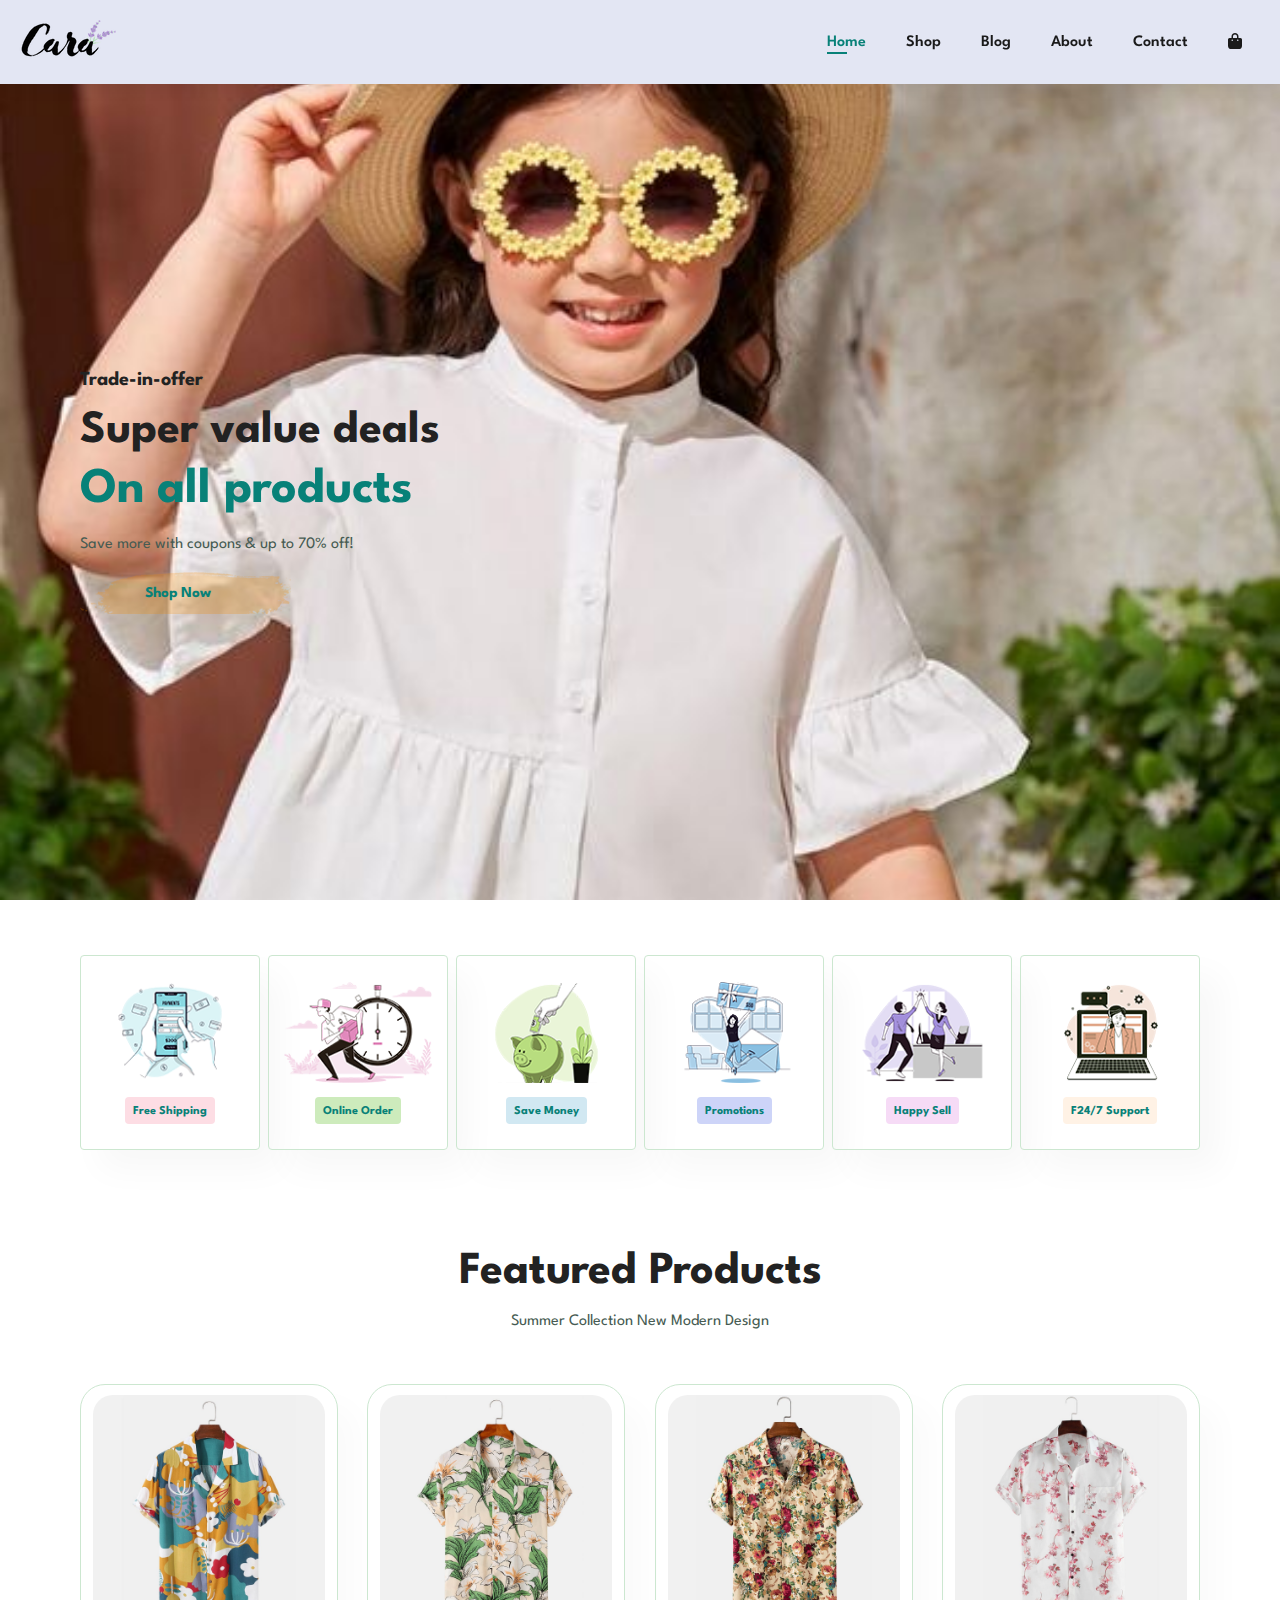
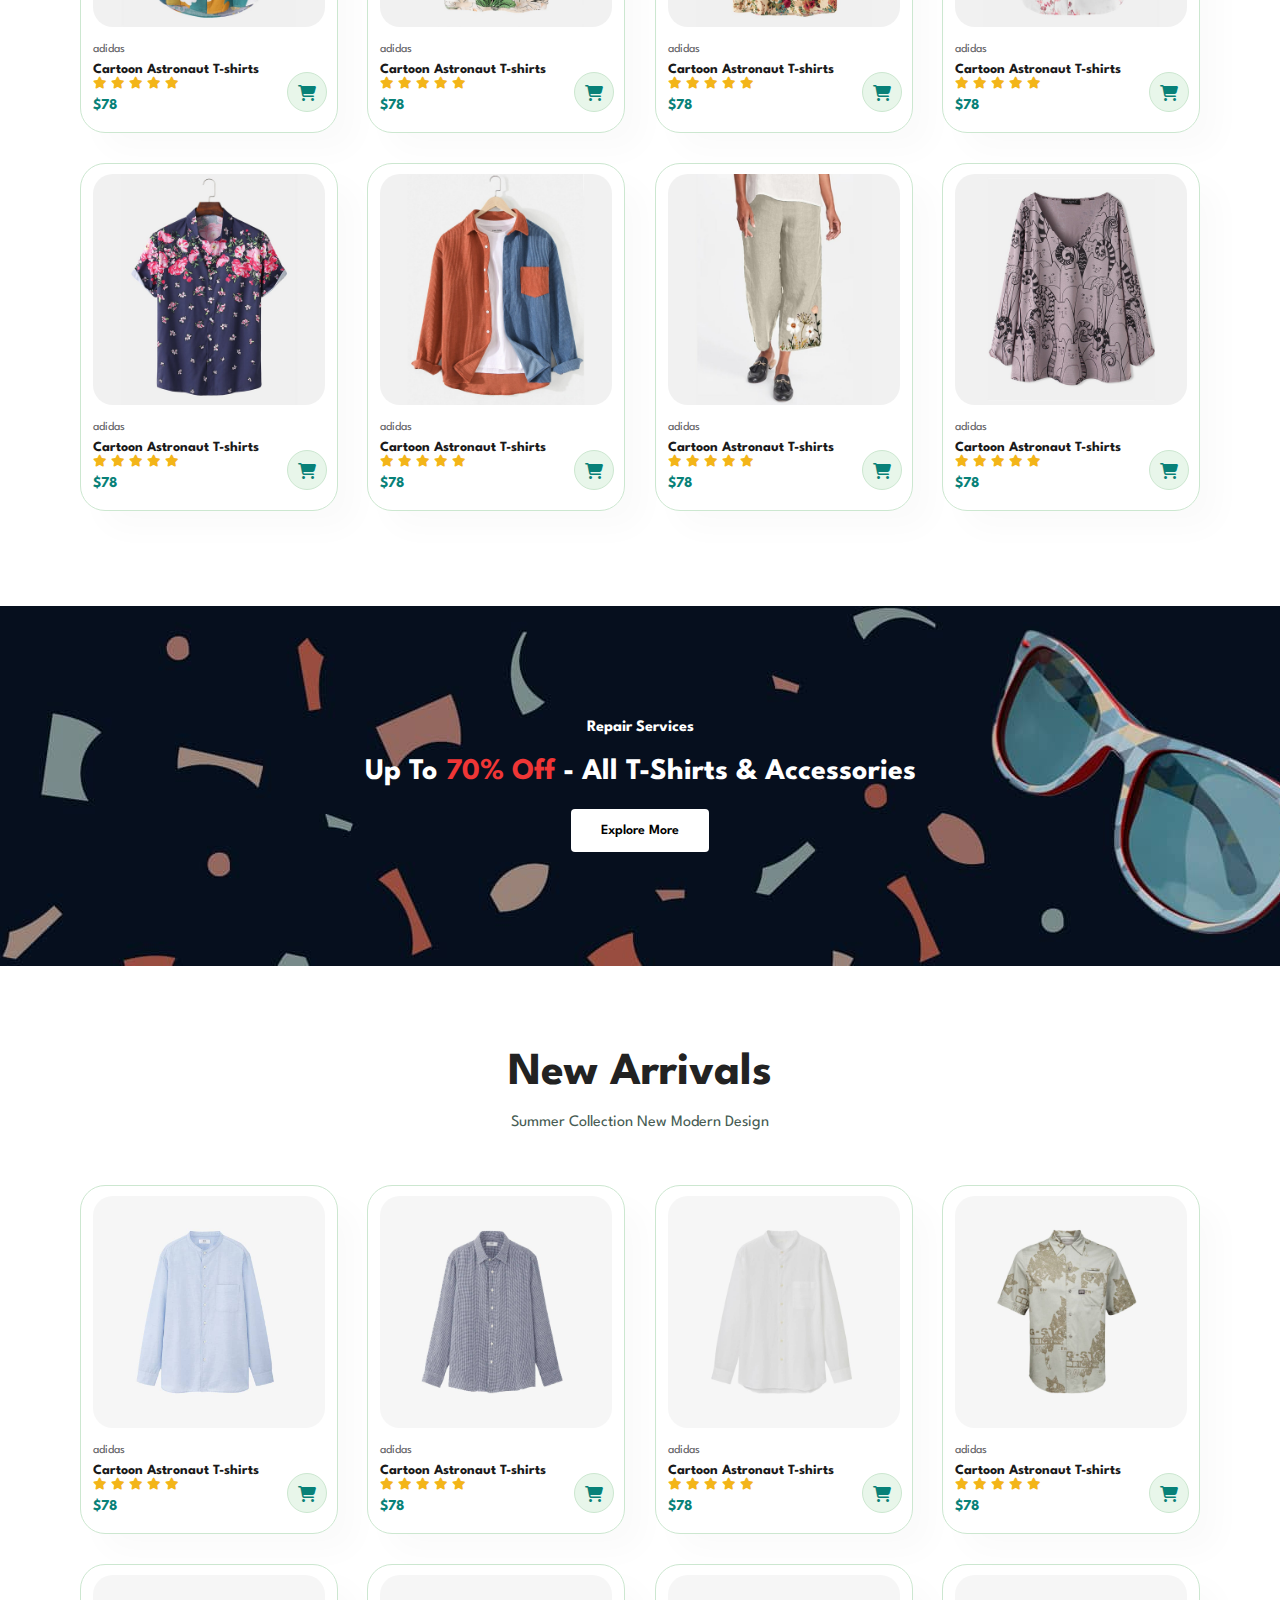
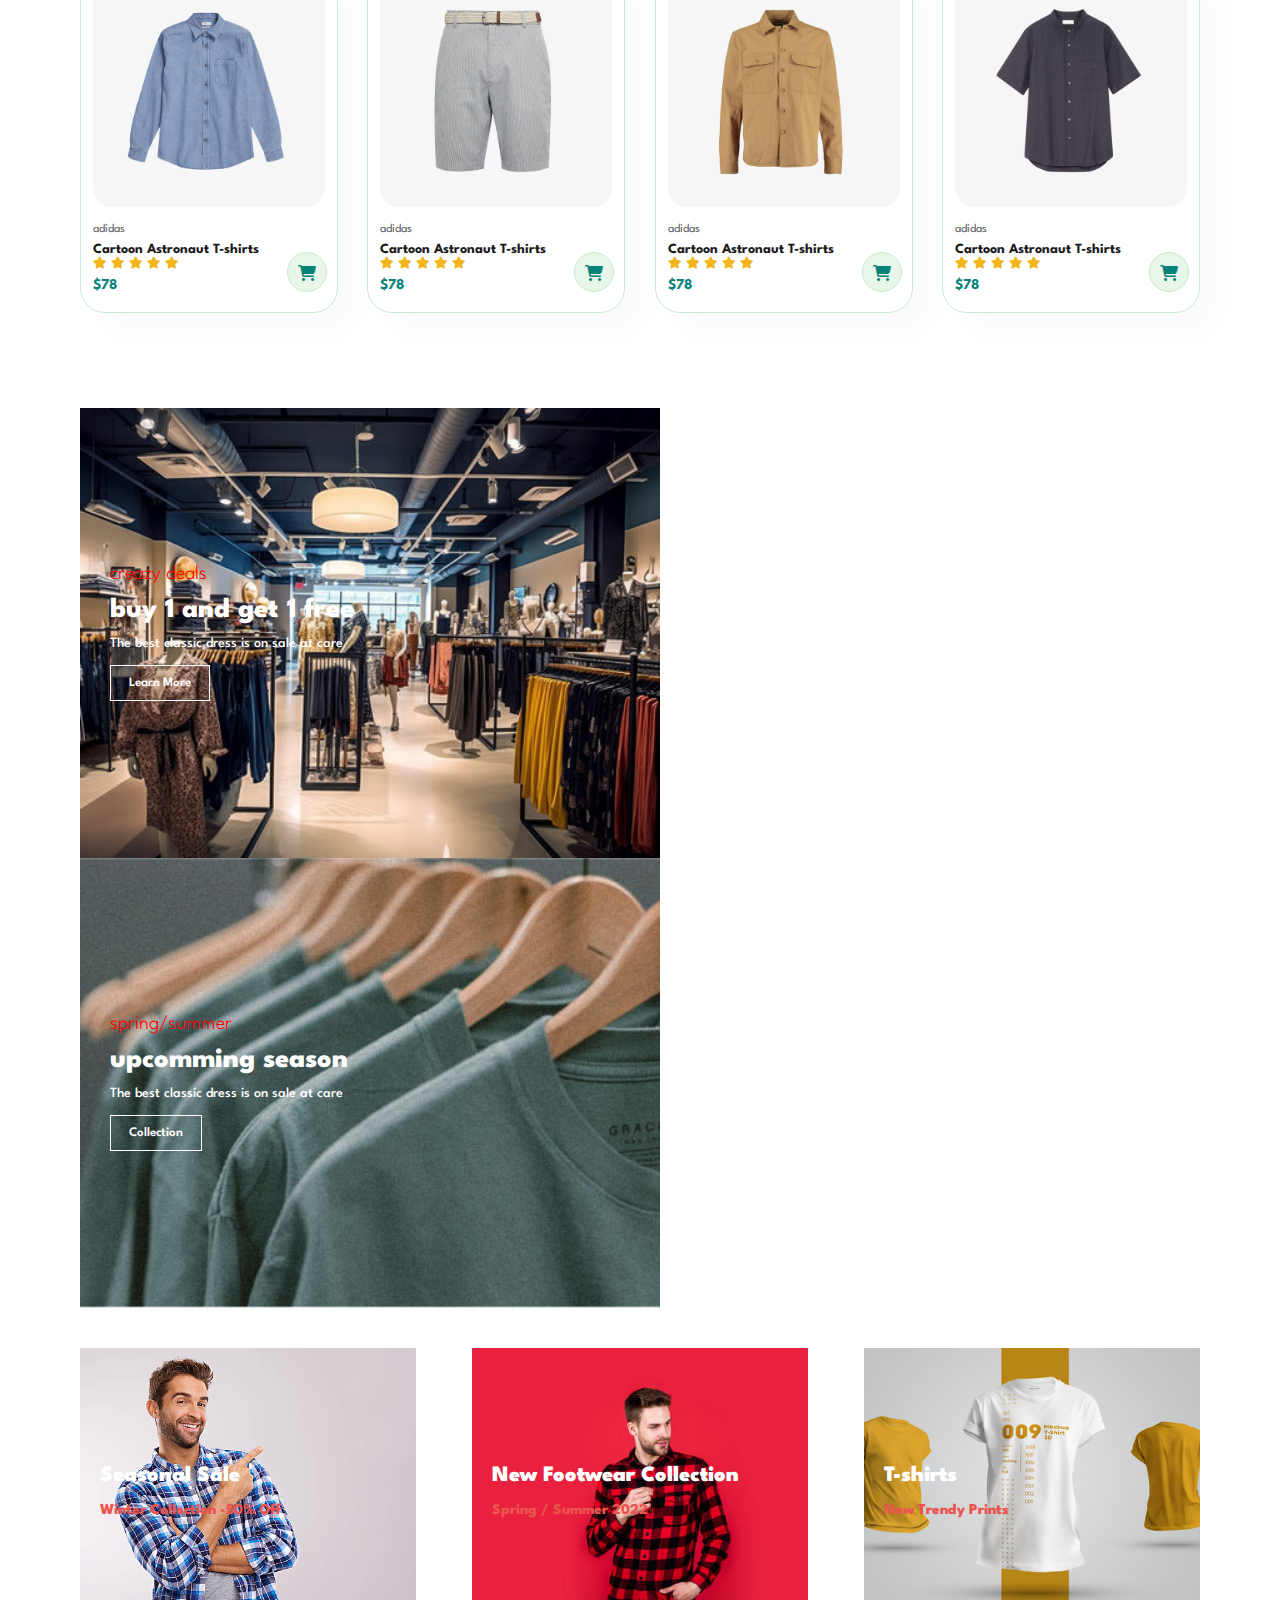
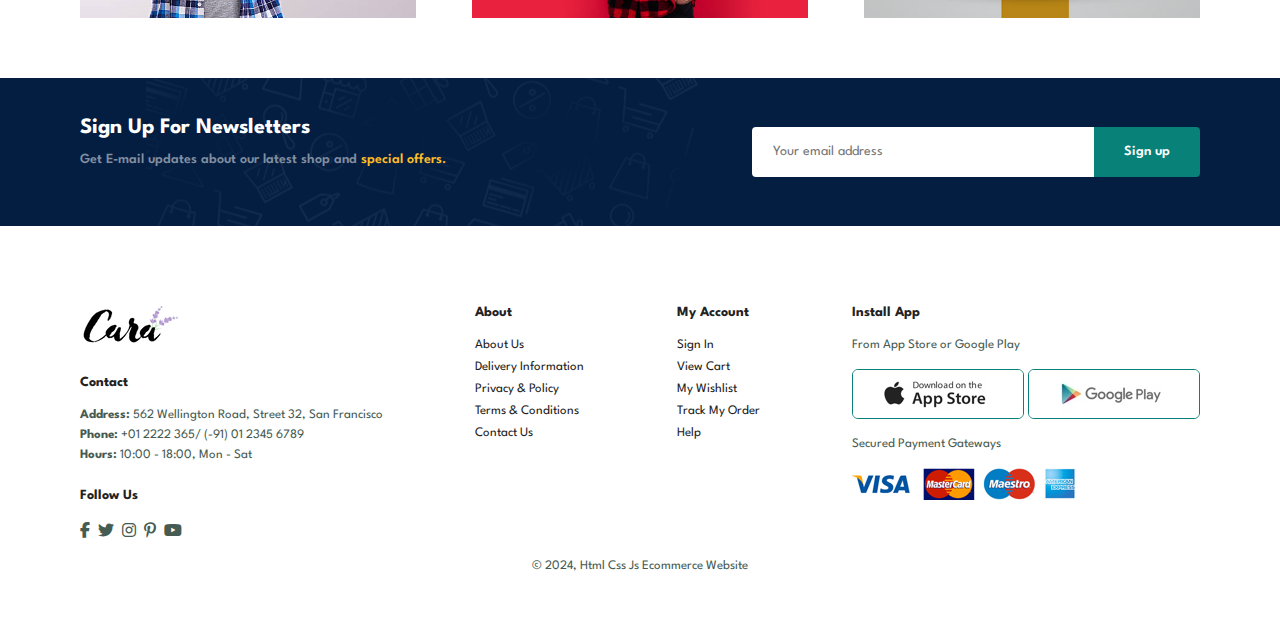
<file: index.html>
<!DOCTYPE html>
<html lang="en">
<head>
    <meta charset="UTF-8">
    <meta name="viewport" content="width=device-width, initial-scale=1.0">
    <title>Ecommerce Application</title>
    <link rel="stylesheet" href="style.css">

    <!-- Font Awesome Library -->
    <link rel="stylesheet" href="https://cdnjs.cloudflare.com/ajax/libs/font-awesome/6.5.2/css/all.min.css"/>

</head>
<body>
    <section id="header">
        <a href="#">
            <img src="img/logo.png" class="logo" alt="">

            <div>
                <ul id="navbar">
                    <li><a class="active" href="index.html">Home</a></li>
                    <li><a href="shop.html">Shop</a></li>
                    <li><a href="blog.html">Blog</a></li>
                    <li><a href="about.html">About</a></li>
                    <li><a href="contact.html">Contact</a></li>
                    <li id="lg-bag"><a href="cart.html"><i class="fa-solid fa-bag-shopping"></i></a></li>
                    <a href="#" id="close"><i class="fa-solid fa-xmark"></i></a>
                </ul>
            </div>

            <div id="mobile">
                <a href="cart.html"><i class="fa-solid fa-bag-shopping"></i></a>
                <i id="bar" class="fa-solid fa-outdent"></i>
            </div>
        </a>
    </section>


    <section id="hero">
        <h4>Trade-in-offer</h4>
        <h2>Super value deals</h2>
        <h1>On all products</h1>
        <p>
            Save more with coupons & up to 70% off!
        </p>
        <button>Shop Now</button>
    </section>


    <section id="feature" class="section-p1">
        <div class="fe-box">
            <img src="img/features/f1.png" alt="">
            <h6>Free Shipping</h6>
        </div>

        <div class="fe-box">
            <img src="img/features/f2.png" alt="">
            <h6>Online Order</h6>
        </div>

        <div class="fe-box">
            <img src="img/features/f3.png" alt="">
            <h6>Save Money</h6>
        </div>

        <div class="fe-box">
            <img src="img/features/f4.png" alt="">
            <h6>Promotions</h6>
        </div>

        <div class="fe-box">
            <img src="img/features/f5.png" alt="">
            <h6>Happy Sell</h6>
        </div>

        <div class="fe-box">
            <img src="img/features/f6.png" alt="">
            <h6>F24/7 Support</h6>
        </div>
    </section>

    <section id="product1" class="section-p1">
        <h2>Featured Products</h2>
        <p>
            Summer Collection New Modern Design
        </p>

        <div class="pro-container">
            <div class="pro cur">
                <img src="img/products/f1.jpg" alt="">
                <div class="des">
                    <span>adidas</span>
                    <h5>Cartoon Astronaut T-shirts</h5>
                    <div class="star">
                        <i class="fa-solid fa-star"></i>
                        <i class="fa-solid fa-star"></i>
                        <i class="fa-solid fa-star"></i>
                        <i class="fa-solid fa-star"></i>
                        <i class="fa-solid fa-star"></i>
                    </div>
                    <h4>$78</h4>
                </div>
                <a href="#"><i class="fa-solid fa-cart-shopping cart"></i></a>
            </div>

            <div class="pro">
                <img src="img/products/f2.jpg" alt="">
                <div class="des">
                    <span>adidas</span>
                    <h5>Cartoon Astronaut T-shirts</h5>
                    <div class="star">
                        <i class="fa-solid fa-star"></i>
                        <i class="fa-solid fa-star"></i>
                        <i class="fa-solid fa-star"></i>
                        <i class="fa-solid fa-star"></i>
                        <i class="fa-solid fa-star"></i>
                    </div>
                    <h4>$78</h4>
                </div>
                <a href="#"><i class="fa-solid fa-cart-shopping cart"></i></a>
            </div>

            <div class="pro">
                <img src="img/products/f3.jpg" alt="">
                <div class="des">
                    <span>adidas</span>
                    <h5>Cartoon Astronaut T-shirts</h5>
                    <div class="star">
                        <i class="fa-solid fa-star"></i>
                        <i class="fa-solid fa-star"></i>
                        <i class="fa-solid fa-star"></i>
                        <i class="fa-solid fa-star"></i>
                        <i class="fa-solid fa-star"></i>
                    </div>
                    <h4>$78</h4>
                </div>
                <a href="#"><i class="fa-solid fa-cart-shopping cart"></i></a>
            </div>

            <div class="pro">
                <img src="img/products/f4.jpg" alt="">
                <div class="des">
                    <span>adidas</span>
                    <h5>Cartoon Astronaut T-shirts</h5>
                    <div class="star">
                        <i class="fa-solid fa-star"></i>
                        <i class="fa-solid fa-star"></i>
                        <i class="fa-solid fa-star"></i>
                        <i class="fa-solid fa-star"></i>
                        <i class="fa-solid fa-star"></i>
                    </div>
                    <h4>$78</h4>
                </div>
                <a href="#"><i class="fa-solid fa-cart-shopping cart"></i></a>
            </div>

            <div class="pro">
                <img src="img/products/f5.jpg" alt="">
                <div class="des">
                    <span>adidas</span>
                    <h5>Cartoon Astronaut T-shirts</h5>
                    <div class="star">
                        <i class="fa-solid fa-star"></i>
                        <i class="fa-solid fa-star"></i>
                        <i class="fa-solid fa-star"></i>
                        <i class="fa-solid fa-star"></i>
                        <i class="fa-solid fa-star"></i>
                    </div>
                    <h4>$78</h4>
                </div>
                <a href="#"><i class="fa-solid fa-cart-shopping cart"></i></a>
            </div>

            <div class="pro">
                <img src="img/products/f6.jpg" alt="">
                <div class="des">
                    <span>adidas</span>
                    <h5>Cartoon Astronaut T-shirts</h5>
                    <div class="star">
                        <i class="fa-solid fa-star"></i>
                        <i class="fa-solid fa-star"></i>
                        <i class="fa-solid fa-star"></i>
                        <i class="fa-solid fa-star"></i>
                        <i class="fa-solid fa-star"></i>
                    </div>
                    <h4>$78</h4>
                </div>
                <a href="#"><i class="fa-solid fa-cart-shopping cart"></i></a>
            </div>

            <div class="pro">
                <img src="img/products/f7.jpg" alt="">
                <div class="des">
                    <span>adidas</span>
                    <h5>Cartoon Astronaut T-shirts</h5>
                    <div class="star">
                        <i class="fa-solid fa-star"></i>
                        <i class="fa-solid fa-star"></i>
                        <i class="fa-solid fa-star"></i>
                        <i class="fa-solid fa-star"></i>
                        <i class="fa-solid fa-star"></i>
                    </div>
                    <h4>$78</h4>
                </div>
                <a href="#"><i class="fa-solid fa-cart-shopping cart"></i></a>
            </div>

            <div class="pro">
                <img src="img/products/f8.jpg" alt="">
                <div class="des">
                    <span>adidas</span>
                    <h5>Cartoon Astronaut T-shirts</h5>
                    <div class="star">
                        <i class="fa-solid fa-star"></i>
                        <i class="fa-solid fa-star"></i>
                        <i class="fa-solid fa-star"></i>
                        <i class="fa-solid fa-star"></i>
                        <i class="fa-solid fa-star"></i>
                    </div>
                    <h4>$78</h4>
                </div>
                <a href="#"><i class="fa-solid fa-cart-shopping cart"></i></a>
            </div>
        </div>
    </section>


    <section id="banner" class="section-m1">
        <h4>Repair Services</h4>
        <h2>Up To <span>70% Off</span> - All T-Shirts & Accessories</h2>
        <button class="normal">Explore More</button>
    </section>


    <section id="product1" class="section-p1">
        <h2>New Arrivals</h2>
        <p>
            Summer Collection New Modern Design
        </p>

        <div class="pro-container">
            <div class="pro">
                <img src="img/products/n1.jpg" alt="">
                <div class="des">
                    <span>adidas</span>
                    <h5>Cartoon Astronaut T-shirts</h5>
                    <div class="star">
                        <i class="fa-solid fa-star"></i>
                        <i class="fa-solid fa-star"></i>
                        <i class="fa-solid fa-star"></i>
                        <i class="fa-solid fa-star"></i>
                        <i class="fa-solid fa-star"></i>
                    </div>
                    <h4>$78</h4>
                </div>
                <a href="#"><i class="fa-solid fa-cart-shopping cart"></i></a>
            </div>

            <div class="pro">
                <img src="img/products/n2.jpg" alt="">
                <div class="des">
                    <span>adidas</span>
                    <h5>Cartoon Astronaut T-shirts</h5>
                    <div class="star">
                        <i class="fa-solid fa-star"></i>
                        <i class="fa-solid fa-star"></i>
                        <i class="fa-solid fa-star"></i>
                        <i class="fa-solid fa-star"></i>
                        <i class="fa-solid fa-star"></i>
                    </div>
                    <h4>$78</h4>
                </div>
                <a href="#"><i class="fa-solid fa-cart-shopping cart"></i></a>
            </div>

            <div class="pro">
                <img src="img/products/n3.jpg" alt="">
                <div class="des">
                    <span>adidas</span>
                    <h5>Cartoon Astronaut T-shirts</h5>
                    <div class="star">
                        <i class="fa-solid fa-star"></i>
                        <i class="fa-solid fa-star"></i>
                        <i class="fa-solid fa-star"></i>
                        <i class="fa-solid fa-star"></i>
                        <i class="fa-solid fa-star"></i>
                    </div>
                    <h4>$78</h4>
                </div>
                <a href="#"><i class="fa-solid fa-cart-shopping cart"></i></a>
            </div>

            <div class="pro">
                <img src="img/products/n4.jpg" alt="">
                <div class="des">
                    <span>adidas</span>
                    <h5>Cartoon Astronaut T-shirts</h5>
                    <div class="star">
                        <i class="fa-solid fa-star"></i>
                        <i class="fa-solid fa-star"></i>
                        <i class="fa-solid fa-star"></i>
                        <i class="fa-solid fa-star"></i>
                        <i class="fa-solid fa-star"></i>
                    </div>
                    <h4>$78</h4>
                </div>
                <a href="#"><i class="fa-solid fa-cart-shopping cart"></i></a>
            </div>

            <div class="pro">
                <img src="img/products/n5.jpg" alt="">
                <div class="des">
                    <span>adidas</span>
                    <h5>Cartoon Astronaut T-shirts</h5>
                    <div class="star">
                        <i class="fa-solid fa-star"></i>
                        <i class="fa-solid fa-star"></i>
                        <i class="fa-solid fa-star"></i>
                        <i class="fa-solid fa-star"></i>
                        <i class="fa-solid fa-star"></i>
                    </div>
                    <h4>$78</h4>
                </div>
                <a href="#"><i class="fa-solid fa-cart-shopping cart"></i></a>
            </div>

            <div class="pro">
                <img src="img/products/n6.jpg" alt="">
                <div class="des">
                    <span>adidas</span>
                    <h5>Cartoon Astronaut T-shirts</h5>
                    <div class="star">
                        <i class="fa-solid fa-star"></i>
                        <i class="fa-solid fa-star"></i>
                        <i class="fa-solid fa-star"></i>
                        <i class="fa-solid fa-star"></i>
                        <i class="fa-solid fa-star"></i>
                    </div>
                    <h4>$78</h4>
                </div>
                <a href="#"><i class="fa-solid fa-cart-shopping cart"></i></a>
            </div>

            <div class="pro">
                <img src="img/products/n7.jpg" alt="">
                <div class="des">
                    <span>adidas</span>
                    <h5>Cartoon Astronaut T-shirts</h5>
                    <div class="star">
                        <i class="fa-solid fa-star"></i>
                        <i class="fa-solid fa-star"></i>
                        <i class="fa-solid fa-star"></i>
                        <i class="fa-solid fa-star"></i>
                        <i class="fa-solid fa-star"></i>
                    </div>
                    <h4>$78</h4>
                </div>
                <a href="#"><i class="fa-solid fa-cart-shopping cart"></i></a>
            </div>

            <div class="pro">
                <img src="img/products/n8.jpg" alt="">
                <div class="des">
                    <span>adidas</span>
                    <h5>Cartoon Astronaut T-shirts</h5>
                    <div class="star">
                        <i class="fa-solid fa-star"></i>
                        <i class="fa-solid fa-star"></i>
                        <i class="fa-solid fa-star"></i>
                        <i class="fa-solid fa-star"></i>
                        <i class="fa-solid fa-star"></i>
                    </div>
                    <h4>$78</h4>
                </div>
                <a href="#"><i class="fa-solid fa-cart-shopping cart"></i></a>
            </div>
        </div>
    </section>


    <section class="section-p1" id="sm-banner">
        <div class="banner-box">
            <h4>creazy deals</h4>
            <h2>buy 1 and get 1 free</h2>
            <span>The best classic dress is on sale at care</span>
            <button class="white">Learn More</button>
        </div>
        <div class="banner-box banner-box2">
            <h4>spring/summer</h4>
            <h2>upcomming season</h2>
            <span>The best classic dress is on sale at care</span>
            <button class="white">Collection</button>
        </div>
    </section>


    <section id="banner3">
        <div class="banner-box">
            <h2>Seasonal Sale</h2>
            <h3>Winter Collection -50% Off</h3>
        </div>

        <div class="banner-box banner-box2">
            <h2>New Footwear Collection</h2>
            <h3>Spring / Summer 2022</h3>
        </div>

        <div class="banner-box banner-box3">
            <h2>T-shirts</h2>
            <h3>New Trendy Prints</h3>
        </div>
    </section>


    <section id="newsletter" class="section-p1 section-m1">
        <div class="newstext">
            <h4>Sign Up For Newsletters</h4>
            <p>
                Get E-mail updates about our latest shop and <span>special offers.</span>
            </p>
        </div>
        <div class="form">
            <input type="text" placeholder="Your email address">
            <button class="normal">Sign up</button>
        </div>
    </section>


    <footer class="section-p1">
        <div class="col">
            <img src="img/logo.png" alt="" class="logo">
            <h4>Contact</h4>
            <p><strong>Address:</strong> 562 Wellington Road, Street 32, San Francisco</p>
            <p><strong>Phone:</strong> +01 2222 365/ (-91) 01 2345 6789</p>
            <p><strong>Hours:</strong> 10:00 - 18:00, Mon - Sat</p>
            <div class="follow">
                <h4>Follow Us</h4>
                <div class="icon">
                    <i class="fa-brands fa-facebook-f"></i>
                    <i class="fa-brands fa-twitter"></i>
                    <i class="fa-brands fa-instagram"></i>
                    <i class="fa-brands fa-pinterest-p"></i>
                    <i class="fa-brands fa-youtube"></i>
                </div>
            </div>

        </div>

        <div class="col">
            <h4>About</h4>
            <a href="#">About Us</a>
            <a href="#">Delivery Information</a>
            <a href="#">Privacy & Policy</a>
            <a href="#">Terms & Conditions</a>
            <a href="#">Contact Us</a>
        </div>

        <div class="col">
            <h4>My Account</h4>
            <a href="#">Sign In</a>
            <a href="#">View Cart</a>
            <a href="#">My Wishlist</a>
            <a href="#">Track My Order</a>
            <a href="#">Help</a>
        </div>

        <div class="col install">
            <h4>Install App</h4>
            <p>From App Store or Google Play</p>
            <div class="row">
                <img src="img/pay/app.jpg" alt="">
                <img src="img/pay/play.jpg" alt="">
            </div>
            <p>Secured Payment Gateways</p>
            <img src="img/pay/pay.png" alt="">
        </div>


        <div class="copyright">
            <p>
                &copy; 2024, Html Css Js Ecommerce Website
            </p>
        </div>
    </footer>

    <script src="script.js"></script>
</body>
</html>
</file>
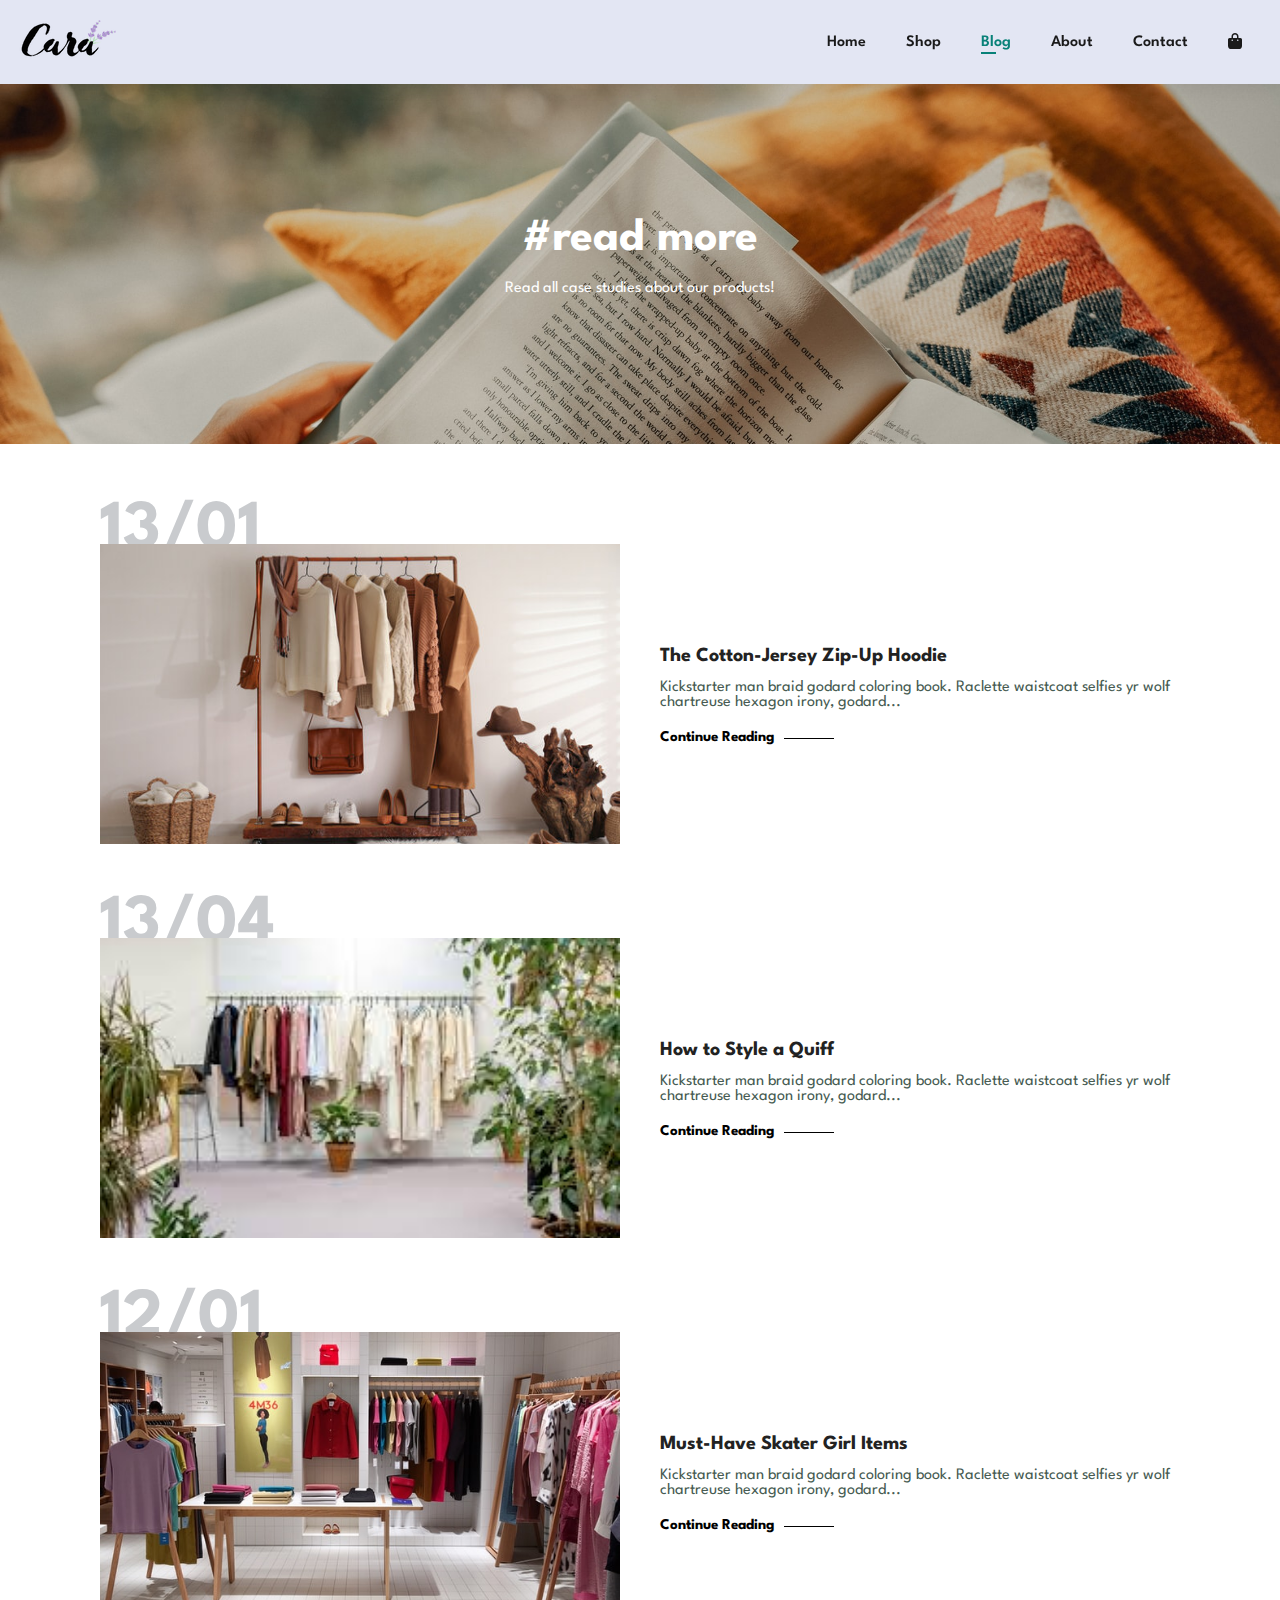
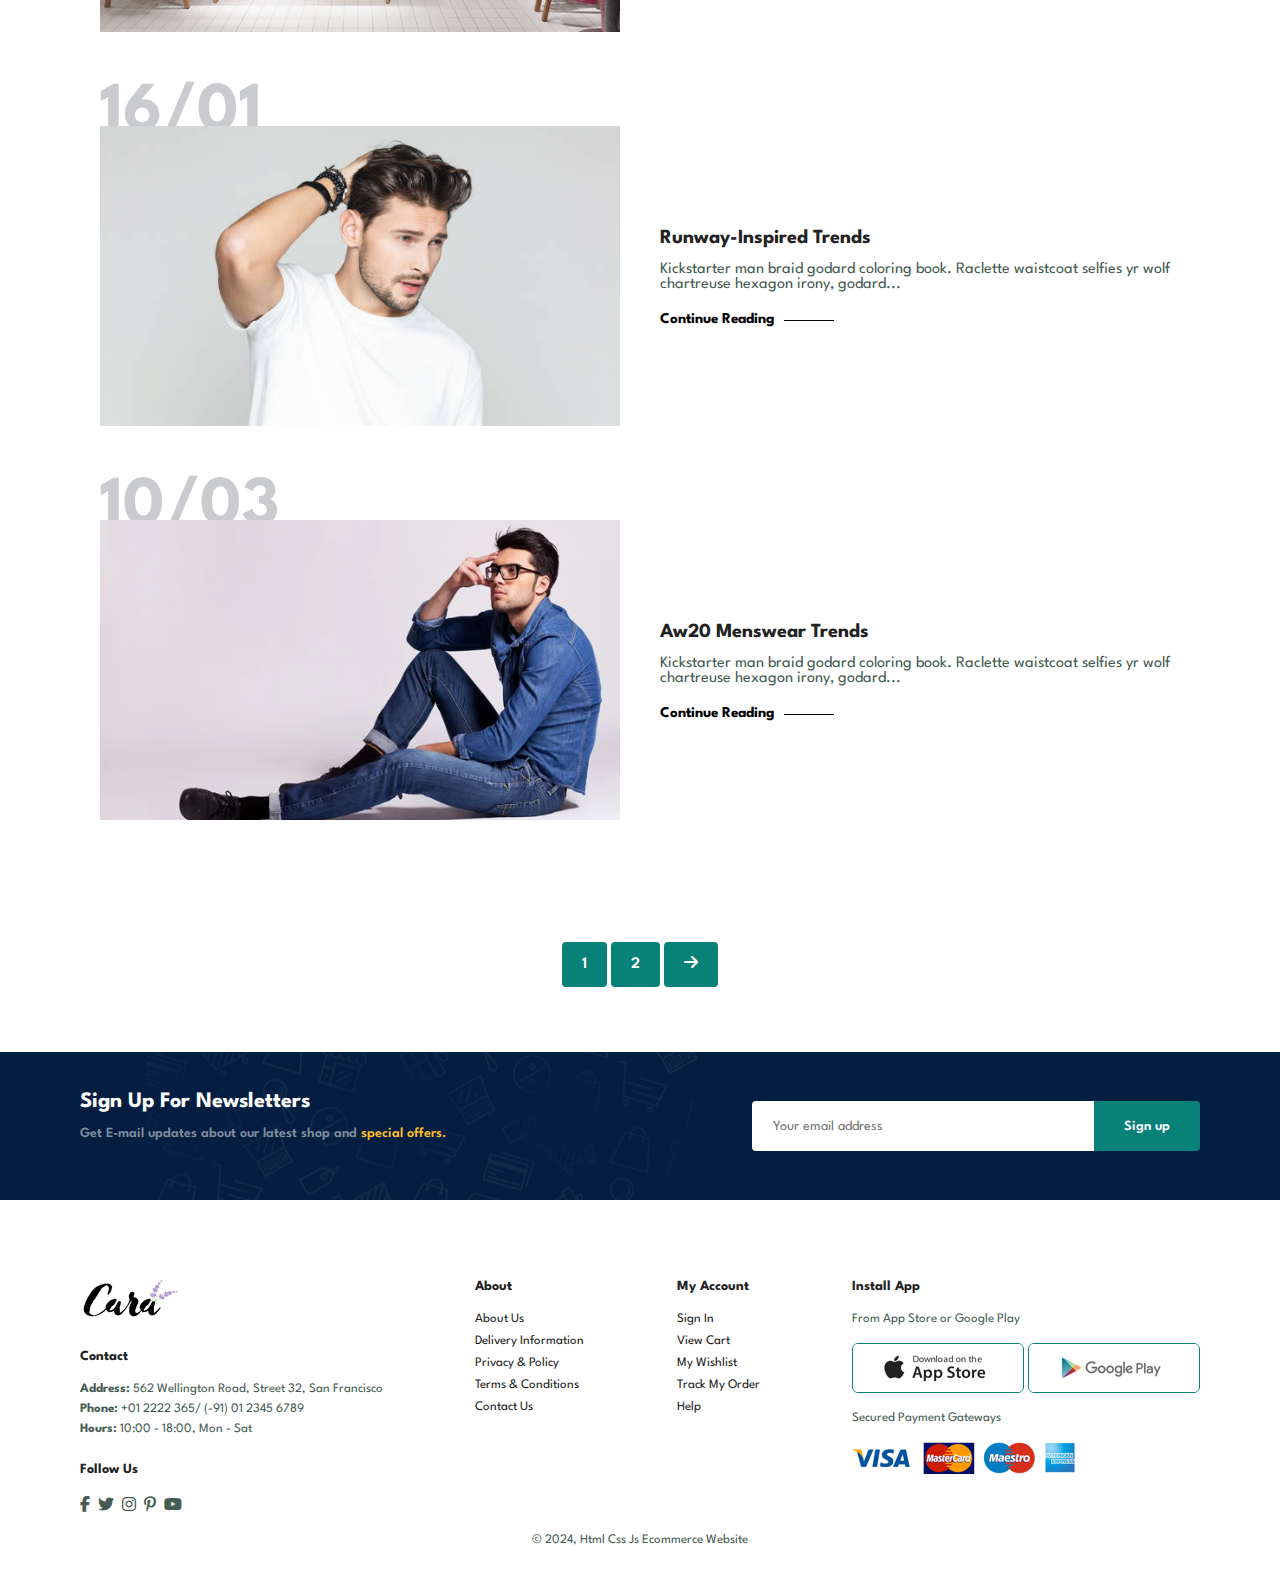
<file: blog.html>
<!DOCTYPE html>
<html lang="en">
<head>
    <meta charset="UTF-8">
    <meta name="viewport" content="width=device-width, initial-scale=1.0">
    <title>Ecommerce Application</title>
    <link rel="stylesheet" href="style.css">

    <!-- Font Awesome Library -->
    <link rel="stylesheet" href="https://cdnjs.cloudflare.com/ajax/libs/font-awesome/6.5.2/css/all.min.css"/>

</head>
<body>
    <section id="header">
        <a href="#">
            <img src="img/logo.png" class="logo" alt="">

            <div>
                <ul id="navbar">
                    <li><a href="index.html">Home</a></li>
                    <li><a href="shop.html">Shop</a></li>
                    <li><a class="active" href="blog.html">Blog</a></li>
                    <li><a href="about.html">About</a></li>
                    <li><a href="contact.html">Contact</a></li>
                    <li id="lg-bag"><a href="cart.html"><i class="fa-solid fa-bag-shopping"></i></a></li>
                    <a href="#" id="close"><i class="fa-solid fa-xmark"></i></a>
                </ul>
            </div>

            <div id="mobile">
                <a href="cart.html"><i class="fa-solid fa-bag-shopping"></i></a>
                <i id="bar" class="fa-solid fa-outdent"></i>
            </div>
        </a>
    </section>


    <section id="page-header" class="blog-header">
        <h2>#read more</h2>
        <p>Read all case studies about our products!</p>
    </section>


    <section id="blog">
        <div class="blog-box">
            <div class="blog-img">
                <img src="img/blog/tt.jpg" alt="">
            </div>
            <div class="blog-details">
                <h4>The Cotton-Jersey Zip-Up Hoodie</h4>
                <p>
                    Kickstarter man braid godard coloring book.
                    Raclette waistcoat selfies yr wolf chartreuse hexagon irony, godard...
                </p>
                <a href="#">Continue Reading</a>
            </div>
            <h1>13/01</h1>
        </div>

        <div class="blog-box">
            <div class="blog-img">
                <img src="img/blog/rr.jpg" alt="">
            </div>
            <div class="blog-details">
                <h4>How to Style a Quiff</h4>
                <p>
                    Kickstarter man braid godard coloring book.
                    Raclette waistcoat selfies yr wolf chartreuse hexagon irony, godard...
                </p>
                <a href="#">Continue Reading</a>
            </div>
            <h1>13/04</h1>
        </div>

        <div class="blog-box">
            <div class="blog-img">
                <img src="img/blog/b3.jpg" alt="">
            </div>
            <div class="blog-details">
                <h4>Must-Have Skater Girl Items</h4>
                <p>
                    Kickstarter man braid godard coloring book.
                    Raclette waistcoat selfies yr wolf chartreuse hexagon irony, godard...
                </p>
                <a href="#">Continue Reading</a>
            </div>
            <h1>12/01</h1>
        </div>

        <div class="blog-box">
            <div class="blog-img">
                <img src="img/blog/mm.jpg" alt="">
            </div>
            <div class="blog-details">
                <h4>Runway-Inspired Trends</h4>
                <p>
                    Kickstarter man braid godard coloring book.
                    Raclette waistcoat selfies yr wolf chartreuse hexagon irony, godard...
                </p>
                <a href="#">Continue Reading</a>
            </div>
            <h1>16/01</h1>
        </div>

        <div class="blog-box">
            <div class="blog-img">
                <img src="img/blog/mm2.jpg" alt="">
            </div>
            <div class="blog-details">
                <h4>Aw20 Menswear Trends</h4>
                <p>
                    Kickstarter man braid godard coloring book.
                    Raclette waistcoat selfies yr wolf chartreuse hexagon irony, godard...
                </p>
                <a href="#">Continue Reading</a>
            </div>
            <h1>10/03</h1>
        </div>
    </section>

    <section class="section-p1" id="pagination">
        <a href="#">1</a>
        <a href="#">2</a>
        <a href="#"><i class="fa-solid fa-arrow-right"></i></a>
    </section>

    <section id="newsletter" class="section-p1 section-m1">
        <div class="newstext">
            <h4>Sign Up For Newsletters</h4>
            <p>
                Get E-mail updates about our latest shop and <span>special offers.</span>
            </p>
        </div>
        <div class="form">
            <input type="text" placeholder="Your email address">
            <button class="normal">Sign up</button>
        </div>
    </section>


    <footer class="section-p1">
        <div class="col">
            <img src="img/logo.png" alt="" class="logo">
            <h4>Contact</h4>
            <p><strong>Address:</strong> 562 Wellington Road, Street 32, San Francisco</p>
            <p><strong>Phone:</strong> +01 2222 365/ (-91) 01 2345 6789</p>
            <p><strong>Hours:</strong> 10:00 - 18:00, Mon - Sat</p>
            <div class="follow">
                <h4>Follow Us</h4>
                <div class="icon">
                    <i class="fa-brands fa-facebook-f"></i>
                    <i class="fa-brands fa-twitter"></i>
                    <i class="fa-brands fa-instagram"></i>
                    <i class="fa-brands fa-pinterest-p"></i>
                    <i class="fa-brands fa-youtube"></i>
                </div>
            </div>

        </div>

        <div class="col">
            <h4>About</h4>
            <a href="#">About Us</a>
            <a href="#">Delivery Information</a>
            <a href="#">Privacy & Policy</a>
            <a href="#">Terms & Conditions</a>
            <a href="#">Contact Us</a>
        </div>

        <div class="col">
            <h4>My Account</h4>
            <a href="#">Sign In</a>
            <a href="#">View Cart</a>
            <a href="#">My Wishlist</a>
            <a href="#">Track My Order</a>
            <a href="#">Help</a>
        </div>

        <div class="col install">
            <h4>Install App</h4>
            <p>From App Store or Google Play</p>
            <div class="row">
                <img src="img/pay/app.jpg" alt="">
                <img src="img/pay/play.jpg" alt="">
            </div>
            <p>Secured Payment Gateways</p>
            <img src="img/pay/pay.png" alt="">
        </div>


        <div class="copyright">
            <p>
                &copy; 2024, Html Css Js Ecommerce Website
            </p>
        </div>
    </footer>

    <script src="script.js"></script>
</body>
</html>
</file>
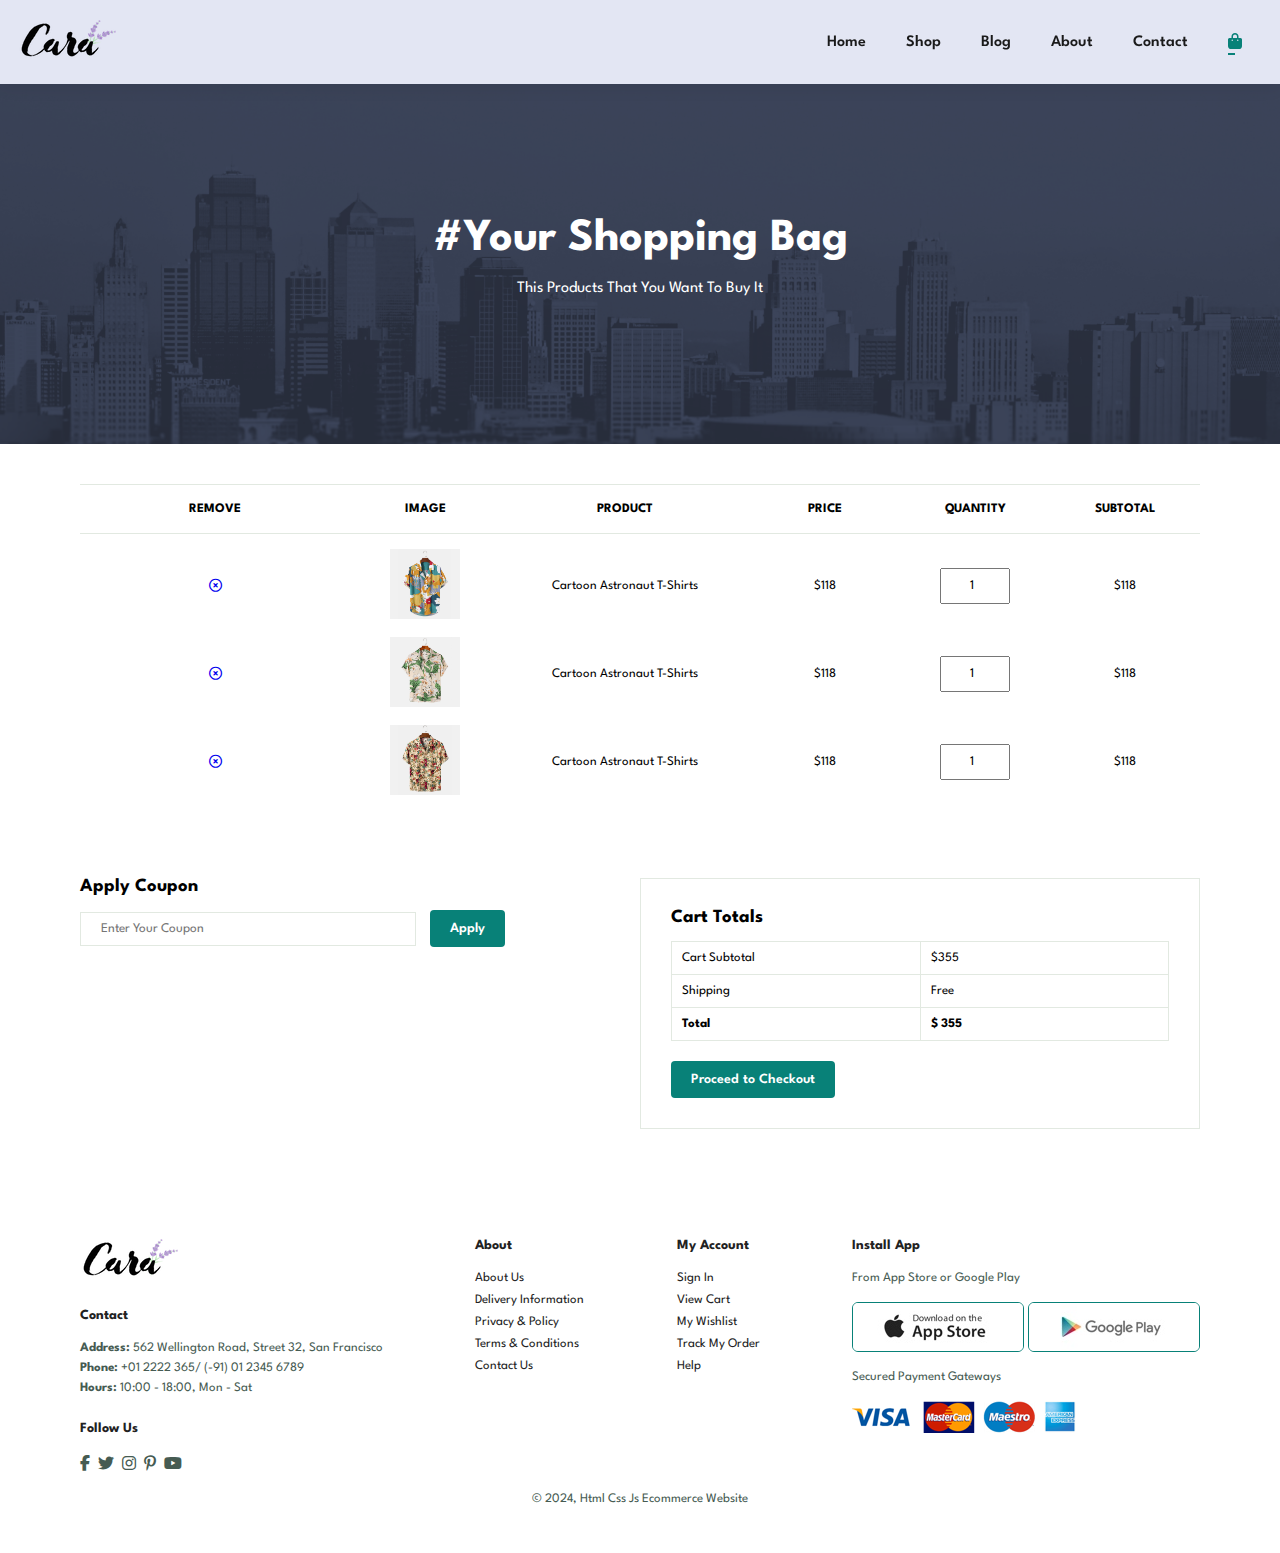
<file: cart.html>
<!DOCTYPE html>
<html lang="en">
<head>
    <meta charset="UTF-8">
    <meta name="viewport" content="width=device-width, initial-scale=1.0">
    <title>Ecommerce Application</title>
    <link rel="stylesheet" href="style.css">

    <!-- Font Awesome Library -->
    <link rel="stylesheet" href="https://cdnjs.cloudflare.com/ajax/libs/font-awesome/6.5.2/css/all.min.css"/>

</head>
<body>
    <section id="header">
        <a href="#">
            <img src="img/logo.png" class="logo" alt="">

            <div>
                <ul id="navbar">
                    <li><a href="index.html">Home</a></li>
                    <li><a href="shop.html">Shop</a></li>
                    <li><a href="blog.html">Blog</a></li>
                    <li><a href="about.html">About</a></li>
                    <li><a href="contact.html">Contact</a></li>
                    <li id="lg-bag"><a href="cart.html" class="active"><i class="fa-solid fa-bag-shopping"></i></a></li>
                    <a href="#" id="close"><i class="fa-solid fa-xmark"></i></a>
                </ul>
            </div>

            <div id="mobile">
                <a href="cart.html"><i class="fa-solid fa-bag-shopping"></i></a>
                <i id="bar" class="fa-solid fa-outdent"></i>
            </div>
        </a>
    </section>


    <section id="page-header" class="about-header">
        <h2>#Your Shopping Bag</h2>
        <p>This Products That You Want To Buy It</p>
    </section>

    <section id="cart" class="section-p1">
        <table width="100%">
            <thead>
                <tr>
                    <td>Remove</td>
                    <td>Image</td>
                    <td>Product</td>
                    <td>Price</td>
                    <td>Quantity</td>
                    <td>Subtotal</td>
                </tr>
            </thead>

            <tbody>
                <tr>
                    <td>
                        <a href="#"><i class="fa-regular fa-circle-xmark"></i></a>
                    </td>

                    <td>
                        <img src="img/products/f1.jpg" alt="">
                    </td>

                    <td>
                        Cartoon Astronaut T-Shirts
                    </td>

                    <td>
                        $118
                    </td>

                    <td>
                        <input type="number" value="1">
                    </td>

                    <td>
                        $118
                    </td>
                </tr>

                <tr>
                    <td>
                        <a href="#"><i class="fa-regular fa-circle-xmark"></i></a>
                    </td>

                    <td>
                        <img src="img/products/f2.jpg" alt="">
                    </td>

                    <td>
                        Cartoon Astronaut T-Shirts
                    </td>

                    <td>
                        $118
                    </td>

                    <td>
                        <input type="number" value="1">
                    </td>

                    <td>
                        $118
                    </td>
                </tr>
                
                <tr>
                    <td>
                        <a href="#"><i class="fa-regular fa-circle-xmark"></i></a>
                    </td>

                    <td>
                        <img src="img/products/f3.jpg" alt="">
                    </td>

                    <td>
                        Cartoon Astronaut T-Shirts
                    </td>

                    <td>
                        $118
                    </td>

                    <td>
                        <input type="number" value="1">
                    </td>

                    <td>
                        $118
                    </td>
                </tr>
            </tbody>
        </table>
    </section>


    <section id="cart-add" class="section-p1">
        <div id="coupon">
            <h3>Apply Coupon</h3>
            <div>
                <input type="text" placeholder="Enter Your Coupon">
                <button class="normal">Apply</button>
            </div>
        </div>

        <div id="subtotal">
            <h3>Cart Totals</h3>
            <table>
                <tr>
                    <td>Cart Subtotal</td>
                    <td>$355</td>
                </tr>

                <tr>
                    <td>Shipping</td>
                    <td>Free</td>
                </tr>

                <tr>
                    <td><strong>Total</strong></td>
                    <td><strong>$ 355</strong></td>
                </tr>
            </table>

            <button class="normal">Proceed to Checkout</button>
        </div>
    </section>

    <footer class="section-p1">
        <div class="col">
            <img src="img/logo.png" alt="" class="logo">
            <h4>Contact</h4>
            <p><strong>Address:</strong> 562 Wellington Road, Street 32, San Francisco</p>
            <p><strong>Phone:</strong> +01 2222 365/ (-91) 01 2345 6789</p>
            <p><strong>Hours:</strong> 10:00 - 18:00, Mon - Sat</p>
            <div class="follow">
                <h4>Follow Us</h4>
                <div class="icon">
                    <i class="fa-brands fa-facebook-f"></i>
                    <i class="fa-brands fa-twitter"></i>
                    <i class="fa-brands fa-instagram"></i>
                    <i class="fa-brands fa-pinterest-p"></i>
                    <i class="fa-brands fa-youtube"></i>
                </div>
            </div>

        </div>

        <div class="col">
            <h4>About</h4>
            <a href="#">About Us</a>
            <a href="#">Delivery Information</a>
            <a href="#">Privacy & Policy</a>
            <a href="#">Terms & Conditions</a>
            <a href="#">Contact Us</a>
        </div>

        <div class="col">
            <h4>My Account</h4>
            <a href="#">Sign In</a>
            <a href="#">View Cart</a>
            <a href="#">My Wishlist</a>
            <a href="#">Track My Order</a>
            <a href="#">Help</a>
        </div>

        <div class="col install">
            <h4>Install App</h4>
            <p>From App Store or Google Play</p>
            <div class="row">
                <img src="img/pay/app.jpg" alt="">
                <img src="img/pay/play.jpg" alt="">
            </div>
            <p>Secured Payment Gateways</p>
            <img src="img/pay/pay.png" alt="">
        </div>


        <div class="copyright">
            <p>
                &copy; 2024, Html Css Js Ecommerce Website
            </p>
        </div>
    </footer>

    <script src="script.js"></script>
</body>
</html>
</file>
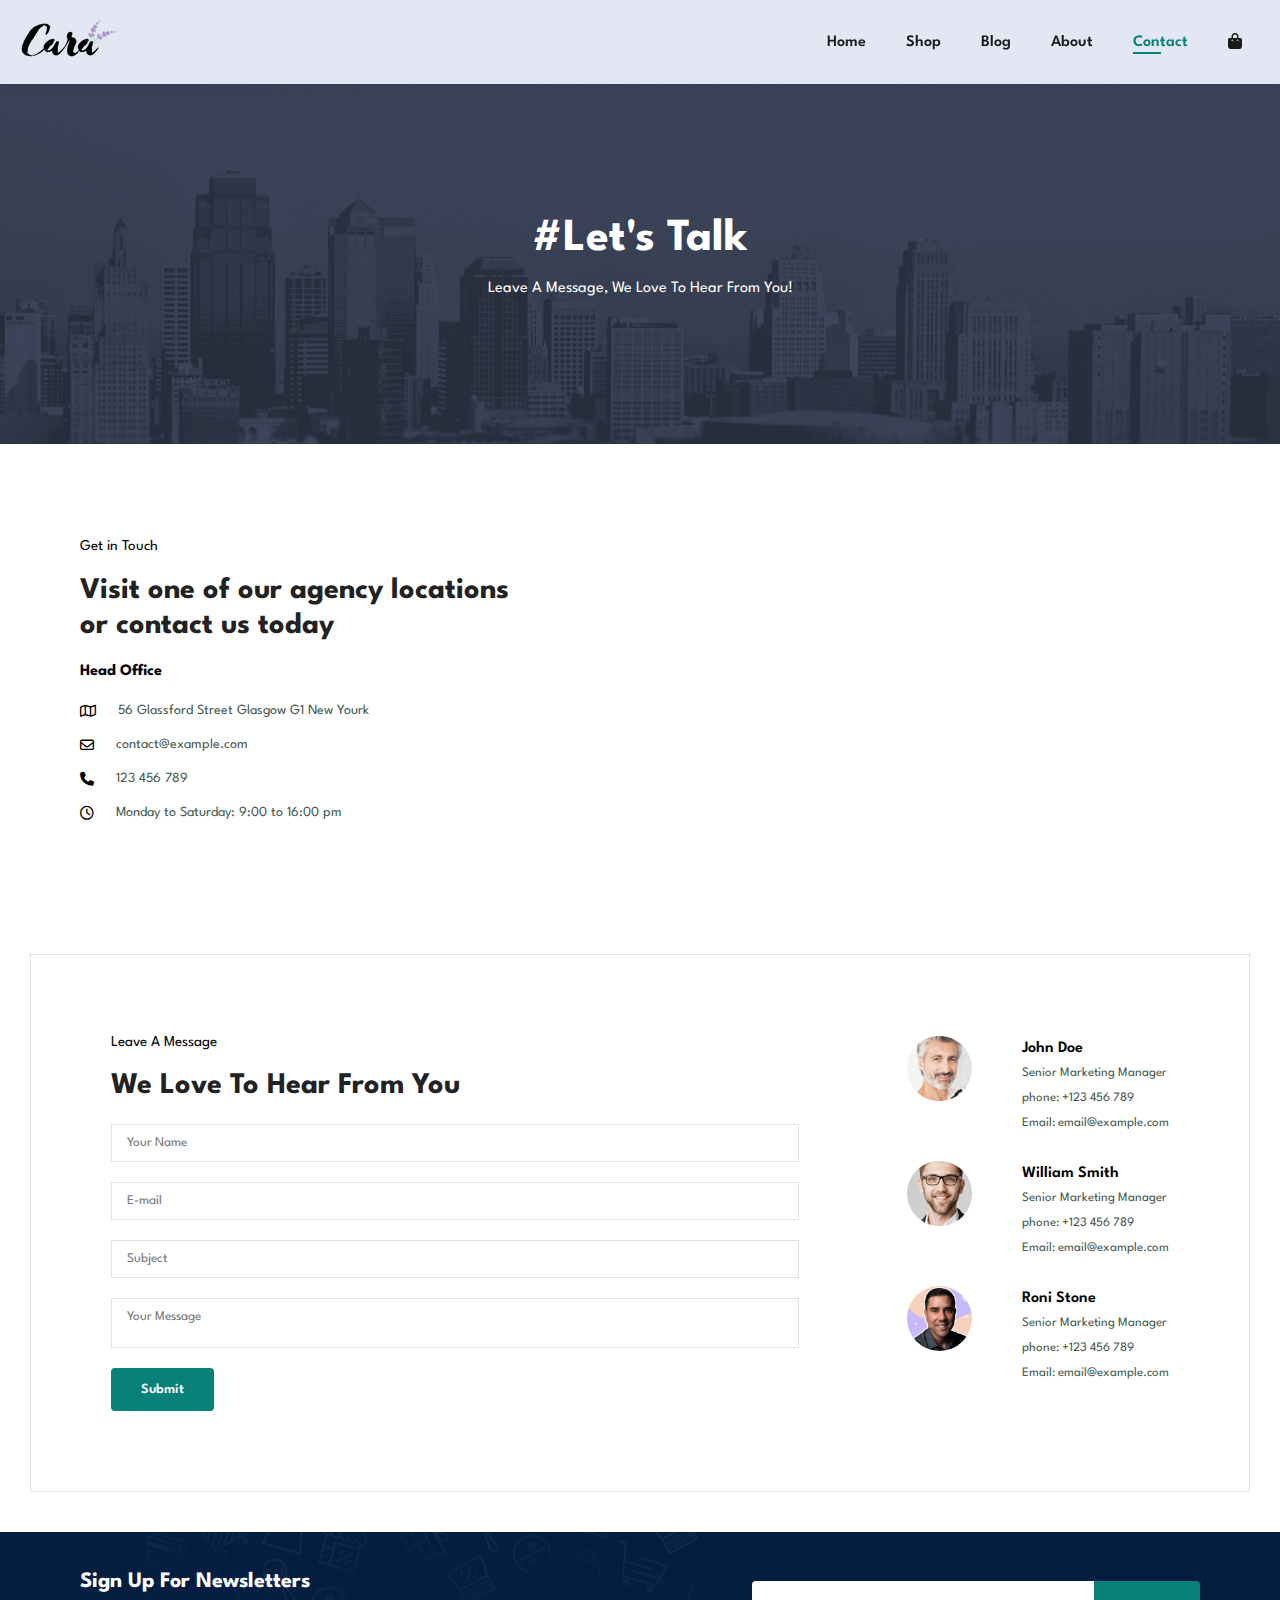
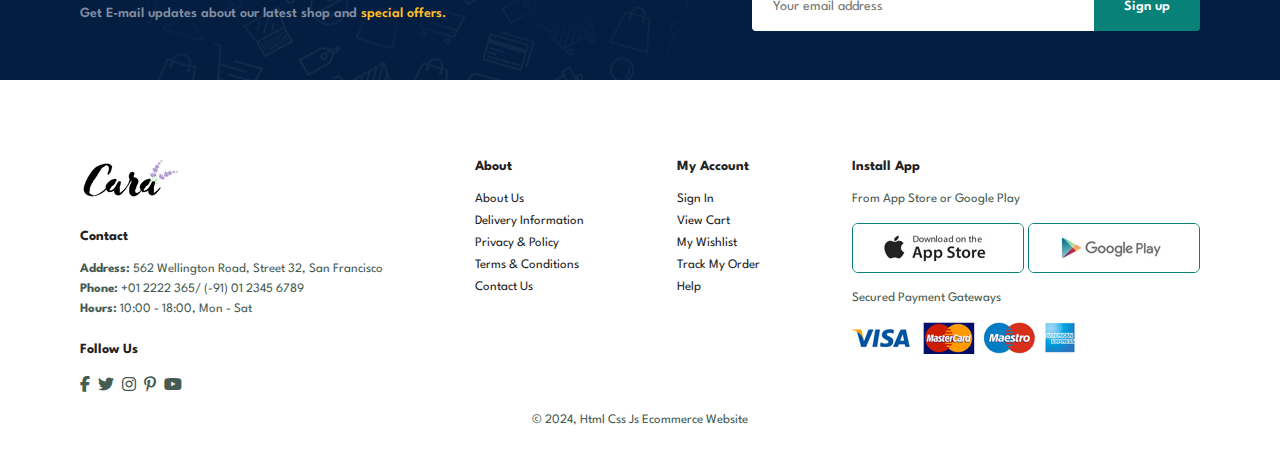
<file: contact.html>
<!DOCTYPE html>
<html lang="en">
<head>
    <meta charset="UTF-8">
    <meta name="viewport" content="width=device-width, initial-scale=1.0">
    <title>Ecommerce Application</title>
    <link rel="stylesheet" href="style.css">

    <!-- Font Awesome Library -->
    <link rel="stylesheet" href="https://cdnjs.cloudflare.com/ajax/libs/font-awesome/6.5.2/css/all.min.css"/>

</head>
<body>
    <section id="header">
        <a href="#">
            <img src="img/logo.png" class="logo" alt="">

            <div>
                <ul id="navbar">
                    <li><a href="index.html">Home</a></li>
                    <li><a href="shop.html">Shop</a></li>
                    <li><a href="blog.html">Blog</a></li>
                    <li><a href="about.html">About</a></li>
                    <li><a class="active" href="contact.html">Contact</a></li>
                    <li id="lg-bag"><a href="cart.html"><i class="fa-solid fa-bag-shopping"></i></a></li>
                    <a href="#" id="close"><i class="fa-solid fa-xmark"></i></a>
                </ul>
            </div>

            <div id="mobile">
                <a href="cart.html"><i class="fa-solid fa-bag-shopping"></i></a>
                <i id="bar" class="fa-solid fa-outdent"></i>
            </div>
        </a>
    </section>


    <section id="page-header" class="about-header">
        <h2>#Let's Talk</h2>
        <p>Leave A Message, We Love To Hear From You!</p>
    </section>


    <section id="contact-details" class="section-p1">
        <div class="details">
            <span>Get in Touch</span>
            <h2>Visit one of our agency locations or contact us today</h2>
            <h3>Head Office</h3>
            <div>
                <li>
                    <i class="fa-regular fa-map"></i>
                    <p>56 Glassford Street  Glasgow G1 New Yourk</p>
                </li>

                <li>
                    <i class="fa-regular fa-envelope"></i>
                    <p>contact@example.com</p>
                </li>
                
                <li>
                    <i class="fa-solid fa-phone"></i>
                    <p>123 456 789</p>
                </li>

                <li>
                    <i class="fa-regular fa-clock"></i>
                    <p>Monday to Saturday: 9:00 to 16:00 pm</p>
                </li>
            </div>
        </div>

        <div class="map">
            <iframe src="https://www.google.com/maps/embed?pb=!1m18!1m12!1m3!1d475.50254131426607!2d35.517257429197024!3d33.845371583753355!2m3!1f0!2f0!3f0!3m2!1i1024!2i768!4f13.1!3m3!1m2!1s0x151f19e325ea46af%3A0x444e977e43c4637b!2sClothes%20shop!5e0!3m2!1sar!2slb!4v1715156460547!5m2!1sar!2slb" width="600" height="450" style="border:0;" allowfullscreen="" loading="lazy" referrerpolicy="no-referrer-when-downgrade"></iframe>
        </div>
    </section>

    <section id="form-details">
        <form>
            <span>Leave A Message</span>
            <h2>We Love To Hear From You</h2>
            <input type="text" placeholder="Your Name">
            <input type="email" placeholder="E-mail">
            <input type="text" placeholder="Subject">
            <textarea placeholder="Your Message"></textarea>
            <button class="normal">Submit</button>
        </form>

        <div class="people">
            <div>
                <img src="img/people/1.png" alt="">
                <p>
                    <span>John Doe</span>Senior Marketing Manager
                    <br>
                    phone: +123 456 789
                    <br>
                    Email: email@example.com
                </p>
            </div>

            <div>
                <img src="img/people/2.png" alt="">
                <p>
                    <span>William Smith</span>Senior Marketing Manager
                    <br>
                    phone: +123 456 789
                    <br>
                    Email: email@example.com
                </p>
            </div>

            <div>
                <img src="img/people/avatar.png" alt="" style="border-radius: 50%;">
                <p>
                    <span>Roni Stone</span>Senior Marketing Manager
                    <br>
                    phone: +123 456 789
                    <br>
                    Email: email@example.com
                </p>
            </div>
        </div>
    </section>

    <section id="newsletter" class="section-p1 section-m1">
        <div class="newstext">
            <h4>Sign Up For Newsletters</h4>
            <p>
                Get E-mail updates about our latest shop and <span>special offers.</span>
            </p>
        </div>
        <div class="form">
            <input type="text" placeholder="Your email address">
            <button class="normal">Sign up</button>
        </div>
    </section>

    <footer class="section-p1">
        <div class="col">
            <img src="img/logo.png" alt="" class="logo">
            <h4>Contact</h4>
            <p><strong>Address:</strong> 562 Wellington Road, Street 32, San Francisco</p>
            <p><strong>Phone:</strong> +01 2222 365/ (-91) 01 2345 6789</p>
            <p><strong>Hours:</strong> 10:00 - 18:00, Mon - Sat</p>
            <div class="follow">
                <h4>Follow Us</h4>
                <div class="icon">
                    <i class="fa-brands fa-facebook-f"></i>
                    <i class="fa-brands fa-twitter"></i>
                    <i class="fa-brands fa-instagram"></i>
                    <i class="fa-brands fa-pinterest-p"></i>
                    <i class="fa-brands fa-youtube"></i>
                </div>
            </div>

        </div>

        <div class="col">
            <h4>About</h4>
            <a href="#">About Us</a>
            <a href="#">Delivery Information</a>
            <a href="#">Privacy & Policy</a>
            <a href="#">Terms & Conditions</a>
            <a href="#">Contact Us</a>
        </div>

        <div class="col">
            <h4>My Account</h4>
            <a href="#">Sign In</a>
            <a href="#">View Cart</a>
            <a href="#">My Wishlist</a>
            <a href="#">Track My Order</a>
            <a href="#">Help</a>
        </div>

        <div class="col install">
            <h4>Install App</h4>
            <p>From App Store or Google Play</p>
            <div class="row">
                <img src="img/pay/app.jpg" alt="">
                <img src="img/pay/play.jpg" alt="">
            </div>
            <p>Secured Payment Gateways</p>
            <img src="img/pay/pay.png" alt="">
        </div>


        <div class="copyright">
            <p>
                &copy; 2024, Html Css Js Ecommerce Website
            </p>
        </div>
    </footer>

    <script src="script.js"></script>
</body>
</html>
</file>
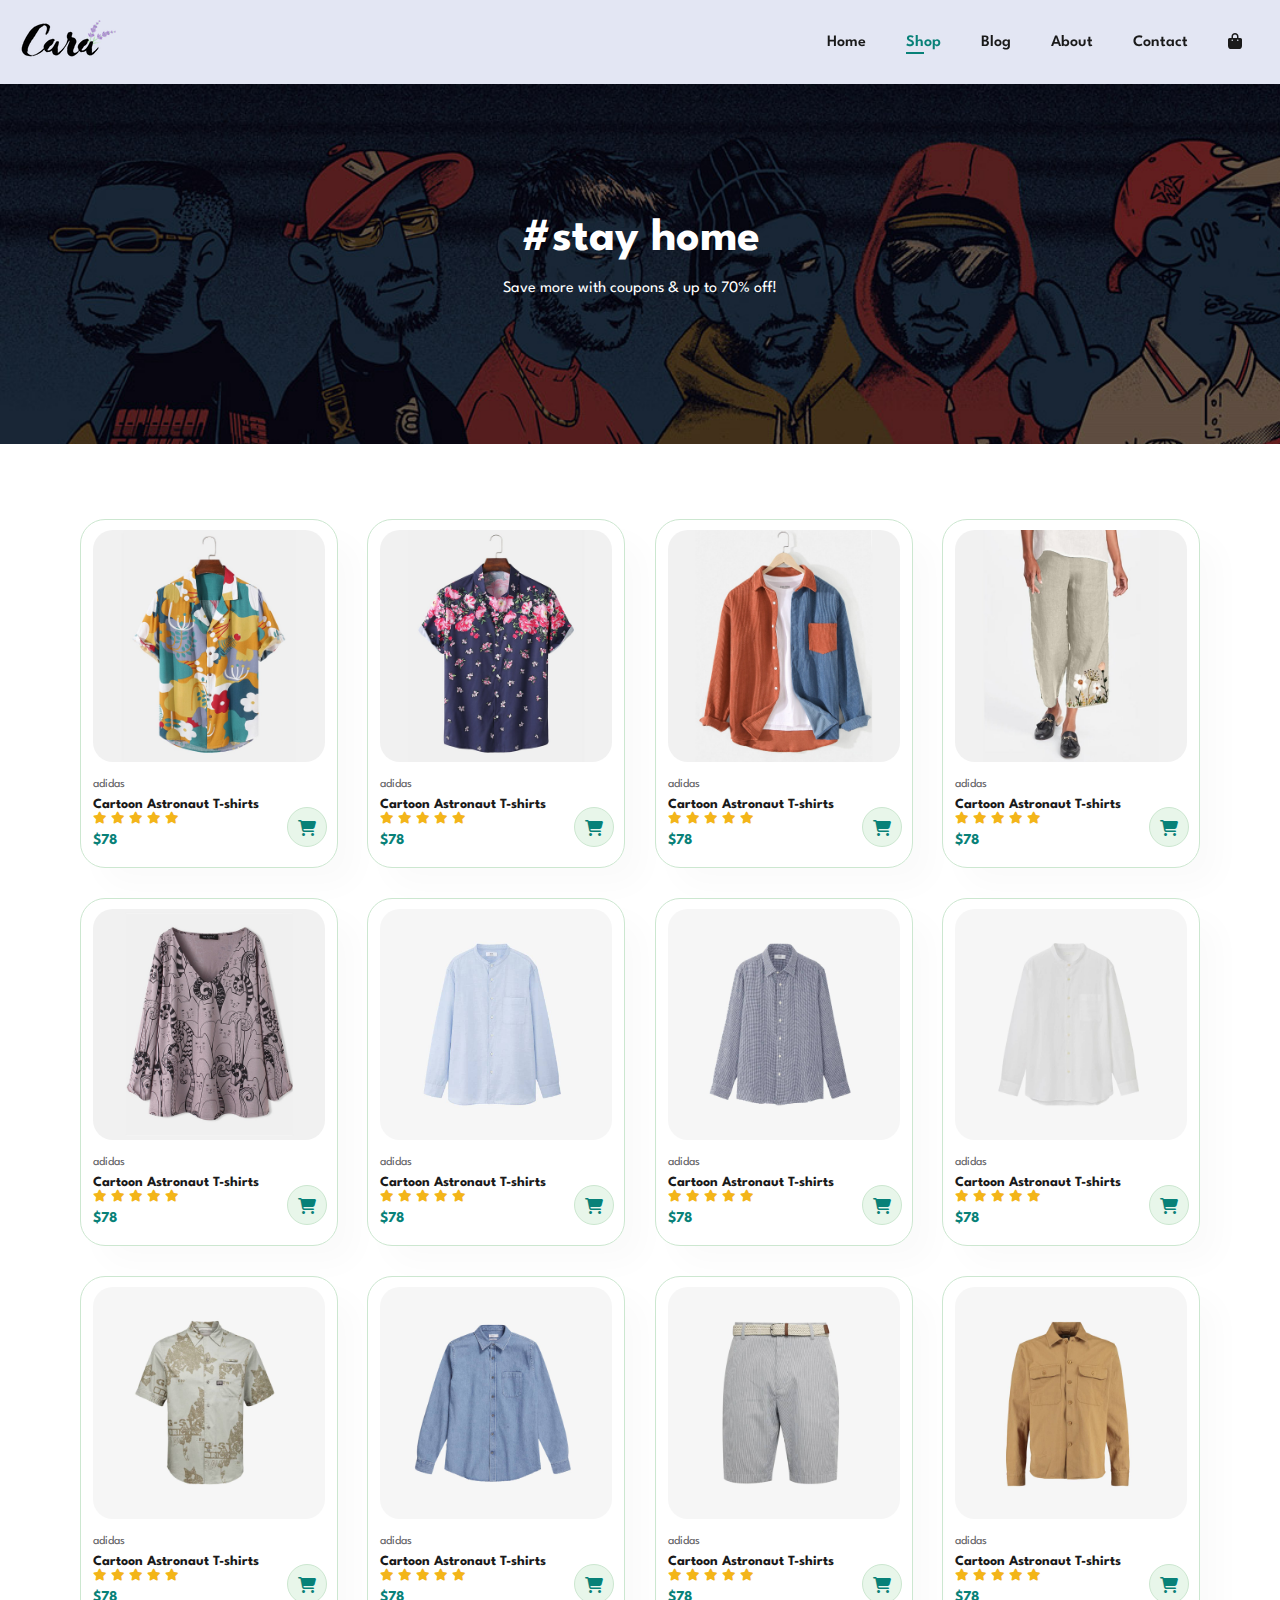
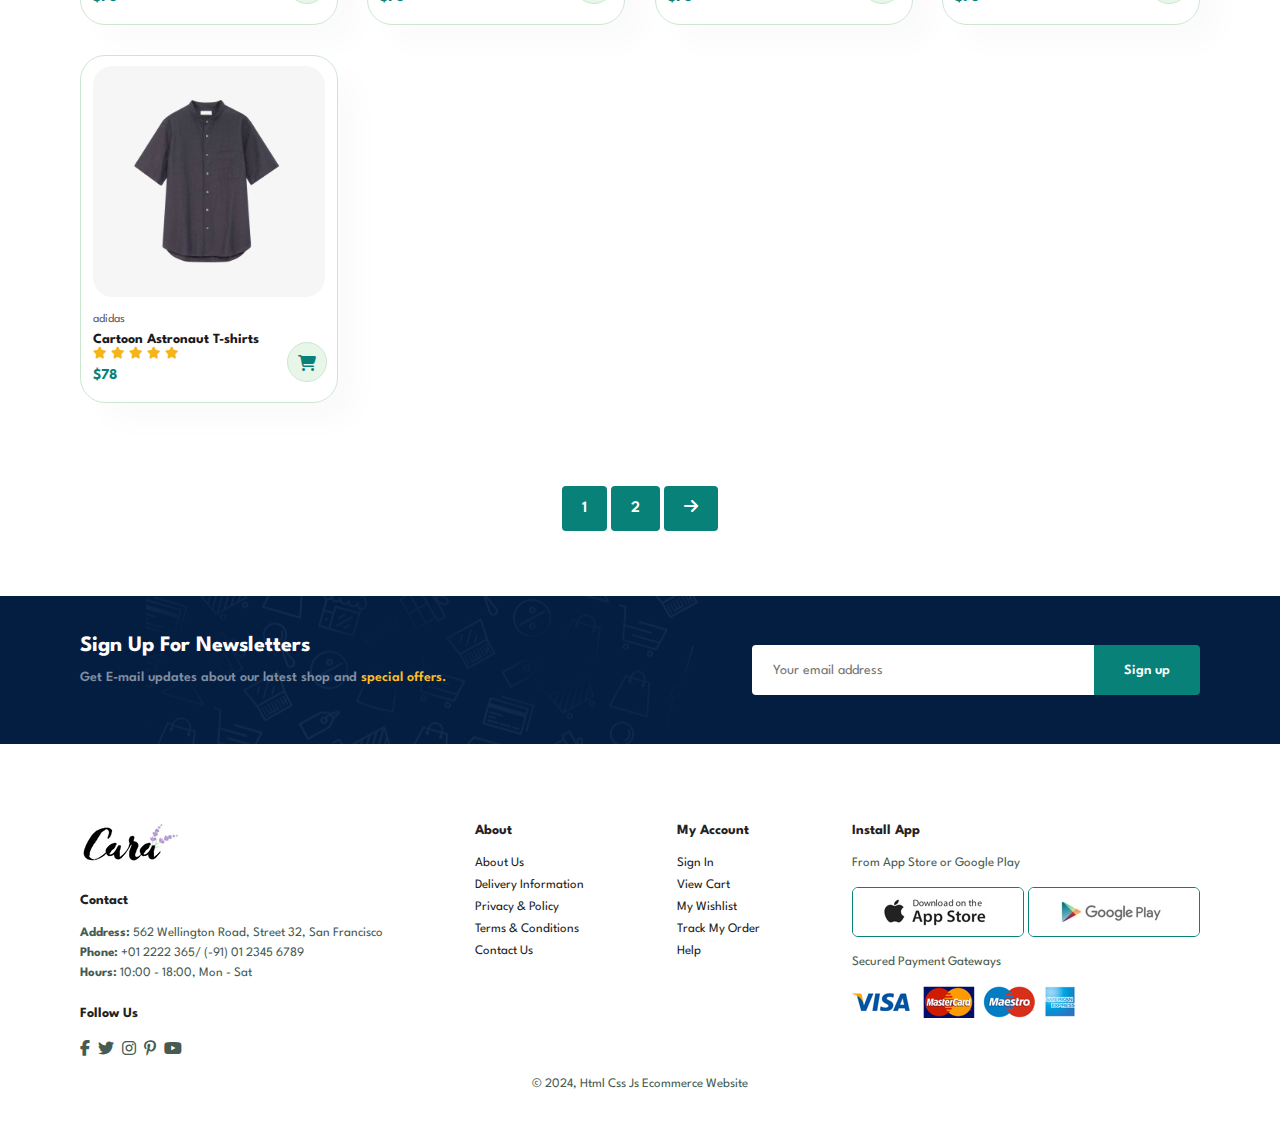
<file: shop.html>
<!DOCTYPE html>
<html lang="en">
<head>
    <meta charset="UTF-8">
    <meta name="viewport" content="width=device-width, initial-scale=1.0">
    <title>Ecommerce Application</title>
    <link rel="stylesheet" href="style.css">

    <!-- Font Awesome Library -->
    <link rel="stylesheet" href="https://cdnjs.cloudflare.com/ajax/libs/font-awesome/6.5.2/css/all.min.css"/>

</head>
<body>
    <section id="header">
        <a href="#">
            <img src="img/logo.png" class="logo" alt="">

            <div>
                <ul id="navbar">
                    <li><a href="index.html">Home</a></li>
                    <li><a class="active" href="shop.html">Shop</a></li>
                    <li><a href="blog.html">Blog</a></li>
                    <li><a href="about.html">About</a></li>
                    <li><a href="contact.html">Contact</a></li>
                    <li id="lg-bag"><a href="cart.html"><i class="fa-solid fa-bag-shopping"></i></a></li>
                    <a href="#" id="close"><i class="fa-solid fa-xmark"></i></a>
                </ul>
            </div>

            <div id="mobile">
                <a href="cart.html"><i class="fa-solid fa-bag-shopping"></i></a>
                <i id="bar" class="fa-solid fa-outdent"></i>
            </div>
        </a>
    </section>


    <section id="page-header">
        <h2>#stay home</h2>
        <p>Save more with coupons & up to 70% off!</p>
    </section>

    <section id="product1" class="section-p1">
        

        <div class="pro-container">
            <div class="pro cur" onclick="window.location.href='sproduct.html'">
                <img src="img/products/f1.jpg" alt="">
                <div class="des">
                    <span>adidas</span>
                    <h5>Cartoon Astronaut T-shirts</h5>
                    <div class="star">
                        <i class="fa-solid fa-star"></i>
                        <i class="fa-solid fa-star"></i>
                        <i class="fa-solid fa-star"></i>
                        <i class="fa-solid fa-star"></i>
                        <i class="fa-solid fa-star"></i>
                    </div>
                    <h4>$78</h4>
                </div>
                <a href="#"><i class="fa-solid fa-cart-shopping cart"></i></a>
            </div>

            <!-- <div class="pro">
                <img src="img/products/f2.jpg" alt="">
                <div class="des">
                    <span>adidas</span>
                    <h5>Cartoon Astronaut T-shirts</h5>
                    <div class="star">
                        <i class="fa-solid fa-star"></i>
                        <i class="fa-solid fa-star"></i>
                        <i class="fa-solid fa-star"></i>
                        <i class="fa-solid fa-star"></i>
                        <i class="fa-solid fa-star"></i>
                    </div>
                    <h4>$78</h4>
                </div>
                <a href="#"><i class="fa-solid fa-cart-shopping cart"></i></a>
            </div>

            <div class="pro">
                <img src="img/products/f3.jpg" alt="">
                <div class="des">
                    <span>adidas</span>
                    <h5>Cartoon Astronaut T-shirts</h5>
                    <div class="star">
                        <i class="fa-solid fa-star"></i>
                        <i class="fa-solid fa-star"></i>
                        <i class="fa-solid fa-star"></i>
                        <i class="fa-solid fa-star"></i>
                        <i class="fa-solid fa-star"></i>
                    </div>
                    <h4>$78</h4>
                </div>
                <a href="#"><i class="fa-solid fa-cart-shopping cart"></i></a>
            </div>

            <div class="pro">
                <img src="img/products/f4.jpg" alt="">
                <div class="des">
                    <span>adidas</span>
                    <h5>Cartoon Astronaut T-shirts</h5>
                    <div class="star">
                        <i class="fa-solid fa-star"></i>
                        <i class="fa-solid fa-star"></i>
                        <i class="fa-solid fa-star"></i>
                        <i class="fa-solid fa-star"></i>
                        <i class="fa-solid fa-star"></i>
                    </div>
                    <h4>$78</h4>
                </div>
                <a href="#"><i class="fa-solid fa-cart-shopping cart"></i></a>
            </div> -->

            <div class="pro">
                <img src="img/products/f5.jpg" alt="">
                <div class="des">
                    <span>adidas</span>
                    <h5>Cartoon Astronaut T-shirts</h5>
                    <div class="star">
                        <i class="fa-solid fa-star"></i>
                        <i class="fa-solid fa-star"></i>
                        <i class="fa-solid fa-star"></i>
                        <i class="fa-solid fa-star"></i>
                        <i class="fa-solid fa-star"></i>
                    </div>
                    <h4>$78</h4>
                </div>
                <a href="#"><i class="fa-solid fa-cart-shopping cart"></i></a>
            </div>

            <div class="pro">
                <img src="img/products/f6.jpg" alt="">
                <div class="des">
                    <span>adidas</span>
                    <h5>Cartoon Astronaut T-shirts</h5>
                    <div class="star">
                        <i class="fa-solid fa-star"></i>
                        <i class="fa-solid fa-star"></i>
                        <i class="fa-solid fa-star"></i>
                        <i class="fa-solid fa-star"></i>
                        <i class="fa-solid fa-star"></i>
                    </div>
                    <h4>$78</h4>
                </div>
                <a href="#"><i class="fa-solid fa-cart-shopping cart"></i></a>
            </div>

            <div class="pro">
                <img src="img/products/f7.jpg" alt="">
                <div class="des">
                    <span>adidas</span>
                    <h5>Cartoon Astronaut T-shirts</h5>
                    <div class="star">
                        <i class="fa-solid fa-star"></i>
                        <i class="fa-solid fa-star"></i>
                        <i class="fa-solid fa-star"></i>
                        <i class="fa-solid fa-star"></i>
                        <i class="fa-solid fa-star"></i>
                    </div>
                    <h4>$78</h4>
                </div>
                <a href="#"><i class="fa-solid fa-cart-shopping cart"></i></a>
            </div>

            <div class="pro">
                <img src="img/products/f8.jpg" alt="">
                <div class="des">
                    <span>adidas</span>
                    <h5>Cartoon Astronaut T-shirts</h5>
                    <div class="star">
                        <i class="fa-solid fa-star"></i>
                        <i class="fa-solid fa-star"></i>
                        <i class="fa-solid fa-star"></i>
                        <i class="fa-solid fa-star"></i>
                        <i class="fa-solid fa-star"></i>
                    </div>
                    <h4>$78</h4>
                </div>
                <a href="#"><i class="fa-solid fa-cart-shopping cart"></i></a>
            </div>
        
            <div class="pro">
                <img src="img/products/n1.jpg" alt="">
                <div class="des">
                    <span>adidas</span>
                    <h5>Cartoon Astronaut T-shirts</h5>
                    <div class="star">
                        <i class="fa-solid fa-star"></i>
                        <i class="fa-solid fa-star"></i>
                        <i class="fa-solid fa-star"></i>
                        <i class="fa-solid fa-star"></i>
                        <i class="fa-solid fa-star"></i>
                    </div>
                    <h4>$78</h4>
                </div>
                <a href="#"><i class="fa-solid fa-cart-shopping cart"></i></a>
            </div>

            <div class="pro">
                <img src="img/products/n2.jpg" alt="">
                <div class="des">
                    <span>adidas</span>
                    <h5>Cartoon Astronaut T-shirts</h5>
                    <div class="star">
                        <i class="fa-solid fa-star"></i>
                        <i class="fa-solid fa-star"></i>
                        <i class="fa-solid fa-star"></i>
                        <i class="fa-solid fa-star"></i>
                        <i class="fa-solid fa-star"></i>
                    </div>
                    <h4>$78</h4>
                </div>
                <a href="#"><i class="fa-solid fa-cart-shopping cart"></i></a>
            </div>

            <div class="pro">
                <img src="img/products/n3.jpg" alt="">
                <div class="des">
                    <span>adidas</span>
                    <h5>Cartoon Astronaut T-shirts</h5>
                    <div class="star">
                        <i class="fa-solid fa-star"></i>
                        <i class="fa-solid fa-star"></i>
                        <i class="fa-solid fa-star"></i>
                        <i class="fa-solid fa-star"></i>
                        <i class="fa-solid fa-star"></i>
                    </div>
                    <h4>$78</h4>
                </div>
                <a href="#"><i class="fa-solid fa-cart-shopping cart"></i></a>
            </div>

            <div class="pro">
                <img src="img/products/n4.jpg" alt="">
                <div class="des">
                    <span>adidas</span>
                    <h5>Cartoon Astronaut T-shirts</h5>
                    <div class="star">
                        <i class="fa-solid fa-star"></i>
                        <i class="fa-solid fa-star"></i>
                        <i class="fa-solid fa-star"></i>
                        <i class="fa-solid fa-star"></i>
                        <i class="fa-solid fa-star"></i>
                    </div>
                    <h4>$78</h4>
                </div>
                <a href="#"><i class="fa-solid fa-cart-shopping cart"></i></a>
            </div>

            <div class="pro">
                <img src="img/products/n5.jpg" alt="">
                <div class="des">
                    <span>adidas</span>
                    <h5>Cartoon Astronaut T-shirts</h5>
                    <div class="star">
                        <i class="fa-solid fa-star"></i>
                        <i class="fa-solid fa-star"></i>
                        <i class="fa-solid fa-star"></i>
                        <i class="fa-solid fa-star"></i>
                        <i class="fa-solid fa-star"></i>
                    </div>
                    <h4>$78</h4>
                </div>
                <a href="#"><i class="fa-solid fa-cart-shopping cart"></i></a>
            </div>

            <div class="pro">
                <img src="img/products/n6.jpg" alt="">
                <div class="des">
                    <span>adidas</span>
                    <h5>Cartoon Astronaut T-shirts</h5>
                    <div class="star">
                        <i class="fa-solid fa-star"></i>
                        <i class="fa-solid fa-star"></i>
                        <i class="fa-solid fa-star"></i>
                        <i class="fa-solid fa-star"></i>
                        <i class="fa-solid fa-star"></i>
                    </div>
                    <h4>$78</h4>
                </div>
                <a href="#"><i class="fa-solid fa-cart-shopping cart"></i></a>
            </div>

            <div class="pro">
                <img src="img/products/n7.jpg" alt="">
                <div class="des">
                    <span>adidas</span>
                    <h5>Cartoon Astronaut T-shirts</h5>
                    <div class="star">
                        <i class="fa-solid fa-star"></i>
                        <i class="fa-solid fa-star"></i>
                        <i class="fa-solid fa-star"></i>
                        <i class="fa-solid fa-star"></i>
                        <i class="fa-solid fa-star"></i>
                    </div>
                    <h4>$78</h4>
                </div>
                <a href="#"><i class="fa-solid fa-cart-shopping cart"></i></a>
            </div>

            <div class="pro">
                <img src="img/products/n8.jpg" alt="">
                <div class="des">
                    <span>adidas</span>
                    <h5>Cartoon Astronaut T-shirts</h5>
                    <div class="star">
                        <i class="fa-solid fa-star"></i>
                        <i class="fa-solid fa-star"></i>
                        <i class="fa-solid fa-star"></i>
                        <i class="fa-solid fa-star"></i>
                        <i class="fa-solid fa-star"></i>
                    </div>
                    <h4>$78</h4>
                </div>
                <a href="#"><i class="fa-solid fa-cart-shopping cart"></i></a>
            </div>
        </div>
    </section>

    <section class="section-p1" id="pagination">
        <a href="#">1</a>
        <a href="#">2</a>
        <a href="#"><i class="fa-solid fa-arrow-right"></i></a>
    </section>

    <section id="newsletter" class="section-p1 section-m1">
        <div class="newstext">
            <h4>Sign Up For Newsletters</h4>
            <p>
                Get E-mail updates about our latest shop and <span>special offers.</span>
            </p>
        </div>
        <div class="form">
            <input type="text" placeholder="Your email address">
            <button class="normal">Sign up</button>
        </div>
    </section>


    <footer class="section-p1">
        <div class="col">
            <img src="img/logo.png" alt="" class="logo">
            <h4>Contact</h4>
            <p><strong>Address:</strong> 562 Wellington Road, Street 32, San Francisco</p>
            <p><strong>Phone:</strong> +01 2222 365/ (-91) 01 2345 6789</p>
            <p><strong>Hours:</strong> 10:00 - 18:00, Mon - Sat</p>
            <div class="follow">
                <h4>Follow Us</h4>
                <div class="icon">
                    <i class="fa-brands fa-facebook-f"></i>
                    <i class="fa-brands fa-twitter"></i>
                    <i class="fa-brands fa-instagram"></i>
                    <i class="fa-brands fa-pinterest-p"></i>
                    <i class="fa-brands fa-youtube"></i>
                </div>
            </div>

        </div>

        <div class="col">
            <h4>About</h4>
            <a href="#">About Us</a>
            <a href="#">Delivery Information</a>
            <a href="#">Privacy & Policy</a>
            <a href="#">Terms & Conditions</a>
            <a href="#">Contact Us</a>
        </div>

        <div class="col">
            <h4>My Account</h4>
            <a href="#">Sign In</a>
            <a href="#">View Cart</a>
            <a href="#">My Wishlist</a>
            <a href="#">Track My Order</a>
            <a href="#">Help</a>
        </div>

        <div class="col install">
            <h4>Install App</h4>
            <p>From App Store or Google Play</p>
            <div class="row">
                <img src="img/pay/app.jpg" alt="">
                <img src="img/pay/play.jpg" alt="">
            </div>
            <p>Secured Payment Gateways</p>
            <img src="img/pay/pay.png" alt="">
        </div>


        <div class="copyright">
            <p>
                &copy; 2024, Html Css Js Ecommerce Website
            </p>
        </div>
    </footer>

    <script src="script.js"></script>
</body>
</html>
</file>
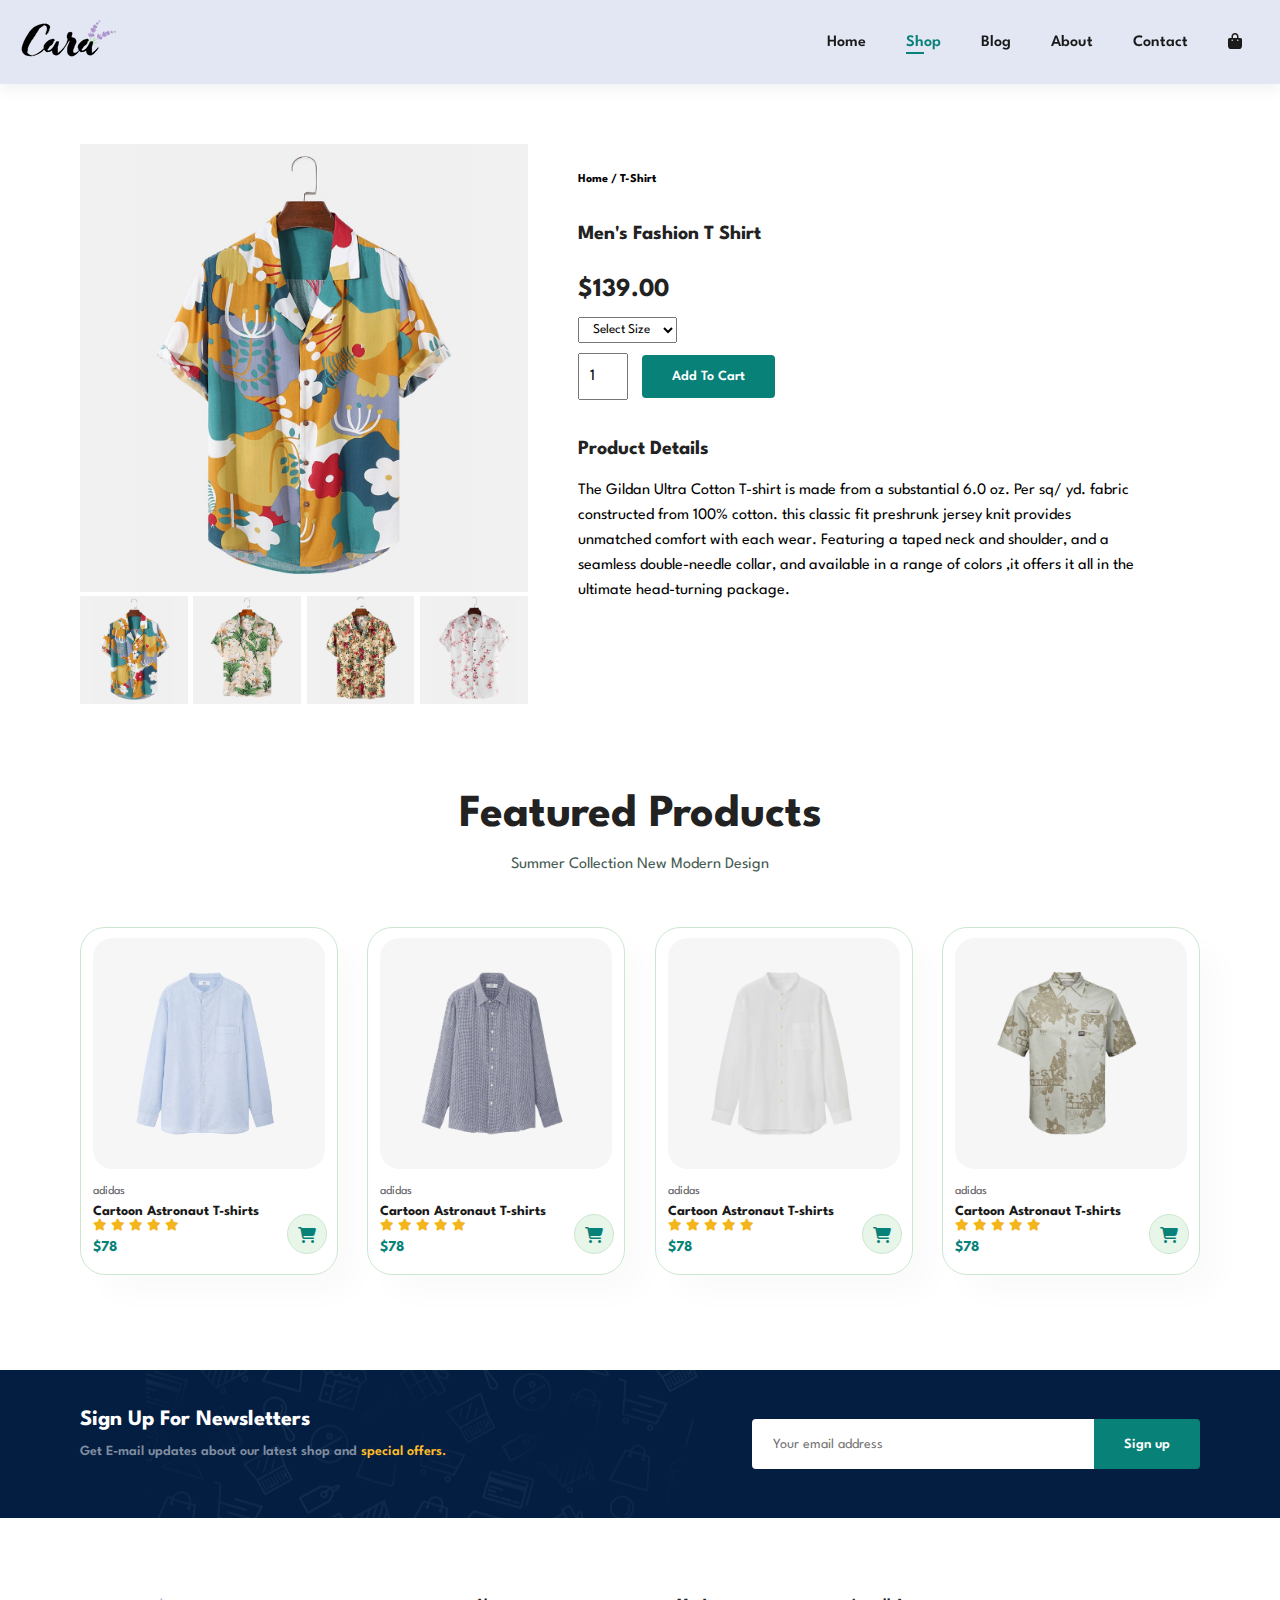
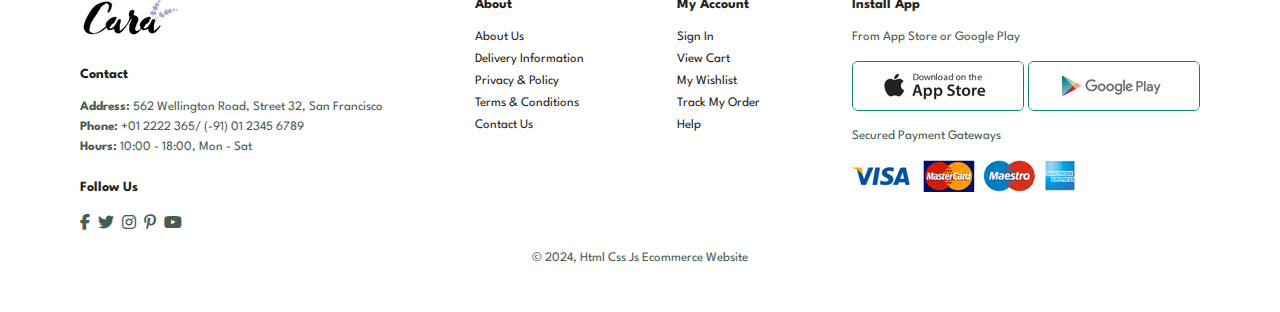
<file: sproduct.html>
<!DOCTYPE html>
<html lang="en">
<head>
    <meta charset="UTF-8">
    <meta name="viewport" content="width=device-width, initial-scale=1.0">
    <title>Ecommerce Application</title>
    <link rel="stylesheet" href="style.css">

    <!-- Font Awesome Library -->
    <link rel="stylesheet" href="https://cdnjs.cloudflare.com/ajax/libs/font-awesome/6.5.2/css/all.min.css"/>

</head>
<body>
    <section id="header">
        <a href="#">
            <img src="img/logo.png" class="logo" alt="">

            <div>
                <ul id="navbar">
                    <li><a href="index.html">Home</a></li>
                    <li><a class="active" href="shop.html">Shop</a></li>
                    <li><a href="blog.html">Blog</a></li>
                    <li><a href="about.html">About</a></li>
                    <li><a href="contact.html">Contact</a></li>
                    <li id="lg-bag"><a href="cart.html"><i class="fa-solid fa-bag-shopping"></i></a></li>
                    <a href="#" id="close"><i class="fa-solid fa-xmark"></i></a>
                </ul>
            </div>

            <div id="mobile">
                <a href="cart.html"><i class="fa-solid fa-bag-shopping"></i></a>
                <i id="bar" class="fa-solid fa-outdent"></i>
            </div>
        </a>
    </section>

    <section class="section-p1" id="prodetails">
        <div class="single-pro-image">
            <img src="img/products/f1.jpg" width="100%" id="MainImg" alt="">

            <div class="small-img-group">
                <div class="small-img-col">
                    <img src="img/products/f1.jpg" width="100%" class="small-img" alt="" onclick="changeImg(0)">
                </div>

                <div class="small-img-col">
                    <img src="img/products/f2.jpg" width="100%" class="small-img" alt="" onclick="changeImg(1)">
                </div>
                
                <div class="small-img-col">
                    <img src="img/products/f3.jpg" width="100%" class="small-img" alt="" onclick="changeImg(2)">
                </div>

                <div class="small-img-col">
                    <img src="img/products/f4.jpg" width="100%" class="small-img" alt="" onclick="changeImg(3)">
                </div>
            </div>
        </div>

        <div class="single-pro-details">
            <h6>Home / T-Shirt</h6>
            <h4>Men's Fashion T Shirt</h4>
            <h2>$139.00</h2>
            <select>
                <option>Select Size</option>
                <option>XL</option>
                <option>XXL</option>
                <option>Small</option>
                <option>Large</option>
            </select>
            <input type="number" value="1">
            <button class="normal">Add To Cart</button>
            <h4>Product Details</h4>
            <span>
                The Gildan Ultra Cotton T-shirt is made from a substantial 6.0 oz. Per sq/ yd.
                fabric constructed from 100% cotton. this classic fit preshrunk jersey knit provides unmatched comfort with each wear.
                Featuring a taped neck and shoulder, and a seamless double-needle collar,
                and available in a range of colors ,it offers it all in the ultimate head-turning package.
            </span>
        </div>
    </section>

    <section id="product1" class="section-p1">
        <h2>Featured Products</h2>
        <p>Summer Collection New Modern Design</p>

        <div class="pro-container">
            <div class="pro">
                <img src="img/products/n1.jpg" alt="">
                <div class="des">
                    <span>adidas</span>
                    <h5>Cartoon Astronaut T-shirts</h5>
                    <div class="star">
                        <i class="fa-solid fa-star"></i>
                        <i class="fa-solid fa-star"></i>
                        <i class="fa-solid fa-star"></i>
                        <i class="fa-solid fa-star"></i>
                        <i class="fa-solid fa-star"></i>
                    </div>
                    <h4>$78</h4>
                </div>
                <a href="#"><i class="fa-solid fa-cart-shopping cart"></i></a>
            </div>

            <div class="pro">
                <img src="img/products/n2.jpg" alt="">
                <div class="des">
                    <span>adidas</span>
                    <h5>Cartoon Astronaut T-shirts</h5>
                    <div class="star">
                        <i class="fa-solid fa-star"></i>
                        <i class="fa-solid fa-star"></i>
                        <i class="fa-solid fa-star"></i>
                        <i class="fa-solid fa-star"></i>
                        <i class="fa-solid fa-star"></i>
                    </div>
                    <h4>$78</h4>
                </div>
                <a href="#"><i class="fa-solid fa-cart-shopping cart"></i></a>
            </div>

            <div class="pro">
                <img src="img/products/n3.jpg" alt="">
                <div class="des">
                    <span>adidas</span>
                    <h5>Cartoon Astronaut T-shirts</h5>
                    <div class="star">
                        <i class="fa-solid fa-star"></i>
                        <i class="fa-solid fa-star"></i>
                        <i class="fa-solid fa-star"></i>
                        <i class="fa-solid fa-star"></i>
                        <i class="fa-solid fa-star"></i>
                    </div>
                    <h4>$78</h4>
                </div>
                <a href="#"><i class="fa-solid fa-cart-shopping cart"></i></a>
            </div>

            <div class="pro">
                <img src="img/products/n4.jpg" alt="">
                <div class="des">
                    <span>adidas</span>
                    <h5>Cartoon Astronaut T-shirts</h5>
                    <div class="star">
                        <i class="fa-solid fa-star"></i>
                        <i class="fa-solid fa-star"></i>
                        <i class="fa-solid fa-star"></i>
                        <i class="fa-solid fa-star"></i>
                        <i class="fa-solid fa-star"></i>
                    </div>
                    <h4>$78</h4>
                </div>
                <a href="#"><i class="fa-solid fa-cart-shopping cart"></i></a>
            </div>
        </div>
    </section>

    <section id="newsletter" class="section-p1 section-m1">
        <div class="newstext">
            <h4>Sign Up For Newsletters</h4>
            <p>
                Get E-mail updates about our latest shop and <span>special offers.</span>
            </p>
        </div>
        <div class="form">
            <input type="text" placeholder="Your email address">
            <button class="normal">Sign up</button>
        </div>
    </section>


    <footer class="section-p1">
        <div class="col">
            <img src="img/logo.png" alt="" class="logo">
            <h4>Contact</h4>
            <p><strong>Address:</strong> 562 Wellington Road, Street 32, San Francisco</p>
            <p><strong>Phone:</strong> +01 2222 365/ (-91) 01 2345 6789</p>
            <p><strong>Hours:</strong> 10:00 - 18:00, Mon - Sat</p>
            <div class="follow">
                <h4>Follow Us</h4>
                <div class="icon">
                    <i class="fa-brands fa-facebook-f"></i>
                    <i class="fa-brands fa-twitter"></i>
                    <i class="fa-brands fa-instagram"></i>
                    <i class="fa-brands fa-pinterest-p"></i>
                    <i class="fa-brands fa-youtube"></i>
                </div>
            </div>

        </div>

        <div class="col">
            <h4>About</h4>
            <a href="#">About Us</a>
            <a href="#">Delivery Information</a>
            <a href="#">Privacy & Policy</a>
            <a href="#">Terms & Conditions</a>
            <a href="#">Contact Us</a>
        </div>

        <div class="col">
            <h4>My Account</h4>
            <a href="#">Sign In</a>
            <a href="#">View Cart</a>
            <a href="#">My Wishlist</a>
            <a href="#">Track My Order</a>
            <a href="#">Help</a>
        </div>

        <div class="col install">
            <h4>Install App</h4>
            <p>From App Store or Google Play</p>
            <div class="row">
                <img src="img/pay/app.jpg" alt="">
                <img src="img/pay/play.jpg" alt="">
            </div>
            <p>Secured Payment Gateways</p>
            <img src="img/pay/pay.png" alt="">
        </div>


        <div class="copyright">
            <p>
                &copy; 2024, Html Css Js Ecommerce Website
            </p>
        </div>
    </footer>




    <script>
        let MainImg = document.getElementById("MainImg")
        let smallImg = document.getElementsByClassName("small-img")
        function changeImg(i){
            MainImg.src = smallImg[i].src
        }
    </script>

    <script src="script.js"></script>
</body>
</html>
</file>
<file: style.css>
@import url('https://fonts.googleapis.com/css2?family=League+Spartan:wght@100..900&display=swap');

*{
    font-family: "League Spartan", sans-serif;
    margin: 0;
    padding: 0;
    box-sizing: border-box;
}
h1{
    font-size: 50px;
    line-height: 64px;
    color: #222;
}
h2{
    font-size: 46px;
    line-height: 54px;
    color: #222;
}
h4{
    font-size: 20px;
    color: #222;
}
h6{
    font-weight: 700;
    font-size: 12px
}
p{
    font-size: 16px;
    color: #465b52;
    margin: 15px 0 20px 0;
}
.section-p1{
    padding: 40px 80px;
}
.section-m1{
    margin: 40px 0;
}
button.normal{
    font-size: 14px;
    font-weight: 600;
    padding: 15px 30px;
    color: black;
    background-color: white;
    border-radius: 4px;
    cursor: pointer;
    border: none;
    outline: none;
    transition: 0.2s;
}
button.white{
    font-size: 13px;
    font-weight: 600;
    padding: 11px 18px;
    color: white;
    background-color: transparent;
    cursor: pointer;
    border: 1px solid white;
    outline: none;
    transition: 0.2s;
}
body{
    width: 100%;
}
/* header  */
#header{
    display: flex;
    align-items: center;
    justify-content: space-between;
    padding: 20px 18px;
    background-color: #e3e6f3;
    box-shadow:  0 5px 15px rgba(0, 0, 0, 0.06);
    z-index: 999;
    position: sticky;
    top: 0;
    left: 0;
}
#navbar{
    display: flex;
    align-items: center;
    justify-content: center;
}
#navbar li{
    list-style: none;
    padding: 0 20px;
}
#navbar li a{
    text-decoration: none;
    font-size: 16px;
    font-weight: 600;
    color: #1a1a1a;
    transition: 0.3s ease;
    position: relative;
}
#navbar li a:hover,
#navbar li a.active{
    color: #088178;
}
#navbar li a.active::after,
#navbar li a:hover::after{
    content: "";
    width: 50%;
    /* width: 30%; */
    height: 2px;
    background-color: #088178;
    position: absolute;
    bottom: -4px;
    left: 0;
    /* left: 20px; */
}
#mobile{
    display: none;
}
#close{
    display: none;
}
/* ==header==  */


/* hero */
#hero{
    /* background-image: url("img/hero4.png"); */
    background-image: url("img/hero4ch.jpg");
    width: 100%;
    /* height: 90vh; */
    height: calc(100vh - 84px);
    background-position: top 25% right 0;
    background-size: cover;
    padding: 0 80px;
    display: flex;
    justify-content: center;
    align-items: flex-start;
    flex-direction: column;
}
#hero h4{
    padding-bottom: 15px;
}
#hero h1{
    color: #088178;
}
#hero button{
    background-image: url(img/button.png);
    background-color: transparent;
    color: #088178;
    border: 0;
    padding: 14px 80px 14px 65px;
    cursor: pointer;
    background-repeat: no-repeat;
    font-weight: 700;
    font-size: 15px;
}
/* ==hero== */

/* Feature */
#feature{
    display: flex;
    align-items: center;
    justify-content: space-between;
    flex-wrap: wrap;
}
#feature .fe-box{
    width: 180px;
    text-align: center;
    padding: 25px 15px;
    box-shadow: 20px 20px 34px rgba(0, 0, 0, 0.03);
    border: 1px solid #cce7d0;
    border-radius: 4px;
    margin: 15px 0;
}
#feature .fe-box:hover{
    box-shadow: 10px 10px 54px rgba(70, 62, 221, 0.1);
}
#feature .fe-box img{
    width: 100%;
    margin-bottom: 10px;
}
#feature .fe-box h6{
    display: inline-block;
    /* i can use the two below row instead the above line */
    /* width: fit-content;
    margin-inline: auto; */
    padding: 9px 8px 6px 8px;
    line-height: 1;
    border-radius: 4px;
    color: #088178;
    background-color: #fddde4;
}
#feature .fe-box:nth-child(2) h6{
    background-color: #cdebbc;
}
#feature .fe-box:nth-child(3) h6{
    background-color: #d1e8f2;
}
#feature .fe-box:nth-child(4) h6{
    background-color: #cdd4f8;
}
#feature .fe-box:nth-child(5) h6{
    background-color: #f6dbf6;
}
#feature .fe-box:nth-child(6) h6{
    background-color: #fff2e5;
}
/* ==Feature== */

/* Product */
#product1{
    text-align: center;
}
#product1 .pro-container{
    display: flex;
    padding-top: 20px;
    justify-content: space-between;
    flex-wrap: wrap;
}
#product1 .pro{
    position: relative;
    width: 23%;
    min-width: 250px;
    padding: 10px 12px;
    border: 1px solid #cce7d0;
    border-radius: 25px;
    box-shadow: 20px 20px 30px rgba(0, 0, 0, 0.02);
    margin: 15px 0;
    transition: 0.2s ease;
}
#product1 .pro:hover{
    box-shadow: 20px 20px 30px rgba(0, 0, 0, 0.06);
}
#product1 .pro img{
    width: 100%;
    border-radius: 20px;
}
#product1 .pro .des{
    text-align: start;
    padding: 10px 0;
}
#product1 .pro .des span{
    color: #606063;
    font-size: 12px;
}
#product1 .pro .des h5{
    padding-top: 7px;
    color: #1a1a1a;
    font-size: 14px;
}
#product1 .pro .des i{
    font-size: 12px;
    color: rgb(243, 181, 25);
}
#product1 .pro .des h4{
    padding-top: 7px;
    font-size: 15px;
    font-weight: 700;
    color: #088178;
}
#product1 .pro .cart{
    position: absolute;
    bottom: 20px;
    right: 10px;
    width: 40px;
    height: 40px;
    line-height: 40px;
    border-radius: 50px;
    background-color: #e8f6ea;
    font-weight: 600;
    color: #088178;
    border: 1px solid #cce7d0;
}
/* ==Product== */

/* Banner */
#banner{
    /* text-align: center; */
    display: flex;
    flex-direction: column;
    justify-content: center;
    align-items: center;
    background-image: url("img/banner/b2.jpg");
    background-size: cover;
    width: 100%;
    height: 40vh;
    background-position: center;
}
#banner h4{
    color: white;
    font-size: 16px;
}
#banner h2{
    color: white;
    font-size: 30px;
    padding: 10px 0;
}
#banner h2 span{
    color: #ef3636;
}
#banner button:hover{
    background-color: #088178;
    color: white;
}
/* ==Banner== */

/* sm-banner */
#sm-banner{
    display: flex;
    flex-wrap: wrap;
    justify-content: space-between;
}
#sm-banner .banner-box{
    display: flex;
    flex-direction: column;
    align-items: start;
    padding: 30px;
    justify-content: center;
    /* background-image: url("img/banner/b17.jpg"); */
    background-image: url("img/banner/b18alter.jpg");
    min-width: 580px;
    height: 50vh;
    background-size: cover;
    background-position: center;
}
#sm-banner h4{
    /* color: white; */
    color: red;
    font-size: 20px;
    font-weight: 300;
}
#sm-banner h2{
    color: white;
    font-size: 28px;
    font-weight: 800;
}
#sm-banner span{
    color: white;
    font-size: 14px;
    font-weight: 500;
    padding-bottom: 15px;
}
#sm-banner .banner-box:hover button{
    background-color: #088178;
    border: 1px solid white;
}
#sm-banner .banner-box2{
    background-image: url("img/banner/b10.jpg");
}
/* ==sm-banner== */

/* Banner3 */
#banner3{
    display: flex;
    justify-content: space-between;
    flex-wrap: wrap;
    padding: 0 80px;
}
#banner3 .banner-box{
    display: flex;
    flex-direction: column;
    align-items: start;
    padding: 20px;
    justify-content: center;
    /* background-image: url("img/banner/b7.jpg"); */
    background-image: url("img/hb.jpg");

    min-width: 30%;
    height: 30vh;
    background-size: cover;
    background-position: center;
    margin-bottom: 20px;
}
#banner3 .banner-box h2{
    color: white;
    font-weight: 900;
    font-size: 22px;
}
#banner3 .banner-box h3{
    color: #ec544e;
    font-weight: 800;
    font-size: 15px;
}
#banner3 .banner-box2{
    /* background-image: url("img/banner/b4.jpg"); */
    background-image: url("img/banner/bam.jpg");
}
#banner3 .banner-box3{
    /* background-image: url("img/banner/b18.jpg"); */
    background-image: url("img/banner/bants.jpg");
}
/* ==Banner3== */
/* newsletter */
#newsletter{
    display: flex;
    justify-content: space-between;
    flex-wrap: wrap;
    align-items: center;
    background-image: url("img/banner/b14.png");
    background-position: 20% 30%;
    background-repeat: no-repeat;
    background-color: #041e42;
}
#newsletter h4{
    font-size: 22px;
    font-weight: 700;
    color: white;
}
#newsletter p{
    font-size: 14px;
    font-weight: 600;
    color: #818ea0;
}
#newsletter p span{
    color: #ffbd27;
}
#newsletter input{
    height: 3.125rem;
    padding: 0 1.25rem;
    font-size: 14px;
    width: 100%;
    border: 1px solid transparent;
    border-radius: 4px;
    outline: none;
    border-top-right-radius: 0;
    border-bottom-right-radius: 0;
}
#newsletter button{
    background-color: #088178;
    color: white;
    white-space: nowrap;
    border-top-left-radius: 0;
    border-bottom-left-radius: 0;
}
#newsletter .form{
    display: flex;
    width: 40%;
}
/* ==newsletter== */

/* footer */
footer{
    display: flex;
    flex-wrap: wrap;
    justify-content: space-between;
}
footer .col{
    display: flex;
    flex-direction: column;
    align-items: flex-start;
    margin-bottom: 20px;
}
footer .logo{
    margin-bottom: 30px;
}
footer h4{
    font-size: 14px;
    padding-bottom: 20px;
}
footer p{
    font-size: 13px;
    margin: 0 0 8px 0;
}
footer a{
    font-size: 13px;
    text-decoration: none;
    color: #222;
    margin-bottom: 10px;
}
footer .follow{
    margin-top: 20px;
}
footer .follow i{
    color: #465b52;
    padding-right: 4px;
    cursor: pointer;
}
footer .install .row img{
    border: 1px solid #088178;
    border-radius: 6px;
}
footer .install img{
    margin: 10px 0 15px 0;
}
footer .follow i:hover,
footer a:hover{
    color: #088178;
}
footer .copyright{
    width: 100%;
    text-align: center;
}
/* ==footer== */


/* Shop Page */
#page-header{
    background-image: url("img/banner/b1.jpg");
    width: 100%;
    height: 40vh;
    background-size: cover;
    display: flex;
    justify-content: center;
    text-align: center;
    flex-direction: column;
    padding: 14px;
}
#page-header h2,
#page-header p{
    color: white;
}
#pagination{
    text-align: center;
}
#pagination a{
    text-decoration: none;
    background-color: #088178;
    padding: 15px 20px;
    border-radius: 4px;
    color: white;
    font-weight: 600;
}
#pagination a i{
    font-size: 16px;
    font-weight: 600;
}
#prodetails{
    display: flex;
    margin-top: 20px;
}
#prodetails .single-pro-image{
    width: 40%;
    margin-right: 50px;
}
.small-img-group{
    display: flex;
    justify-content: space-between;
}
.small-img-col{
    flex-basis: 24%;
    cursor: pointer;
}
#prodetails .single-pro-details{
    width: 50%;
    padding-top: 30px;
}
#prodetails .single-pro-details h4{
    padding: 40px 0 20px 0;
}
#prodetails .single-pro-details h2{
    font-size: 26px;
}
#prodetails .single-pro-details select{
    display: block;
    padding: 5px 10px;
    margin-bottom: 10px;
}
#prodetails .single-pro-details input{
    width: 50px;
    height: 47px;
    padding-left: 10px;
    font-size: 16px;
    margin-right: 10px;
}
#prodetails .single-pro-details input:focus{
    outline: none;
}
#prodetails .single-pro-details button{
    background-color: #088178;
    color: white;
}
#prodetails .single-pro-details span{
    line-height: 25px;
}
#product1 .pro.cur{
    cursor: pointer;
}
/* ==Shop Page== */


/* Blog Header */
#page-header.blog-header{
    background-image: url("img/banner/b19.jpg");
}
#blog{
    /* padding: 150px 150px 0 150px; */
    padding: 100px 100px 0 100px;
}
#blog .blog-box{
    display: flex;
    align-items: center;
    width: 100%;
    position: relative;
    padding-bottom: 90px;
}
#blog .blog-img{
    width: 50%;
    margin-right: 40px;
}
#blog img{
    width: 100%;
    height: 300px;
    object-fit: cover;
}
#blog .blog-details{
    width: 50%;
}
#blog .blog-details a{
    text-decoration: none;
    font-size: 15px;
    color: black;
    font-weight: 700;
    position: relative;
    transition: 0.3s;
}
#blog .blog-details a::after{
    content: "";
    width: 50px;
    height: 1px;
    background-color: #000;
    position: absolute;
    top: 7.5px;
    right: -60px;
}
#blog .blog-details a:hover{
    color: #088178;
}
#blog .blog-details a:hover::after{
    background-color: #088178;
}
#blog .blog-box h1{
    position: absolute;
    top: -45px;
    left: 0;
    font-size: 70px;
    font-weight: 700;
    color: #c9cbce;
    z-index: -1;
}
/* ==Blog Header== */


/* About Page */
#page-header.about-header{
    background-image: url("img/about/banner.png");
}
#about-head{
    display: flex;
    align-items: center;
}
#about-head div{
    padding-left: 40px;
    display: flex;
    flex-direction: column;
}
#about-head img{
    width: 50%;
    height: auto;
}
#about-app{
    text-align: center;
}
#about-app .video{
    width: 70%;
    height: 100%;
    margin-top: 30px;
    margin-inline: auto;
}
#about-app .video video{
    width: 100%;
    height: 100%;
    border-radius: 20px;
}
/* ==About Page== */

/* Contact Page */
#contact-details{
    display: flex;
    align-items: center;
    justify-content: space-between;
}
#contact-details .details{
    width: 40%;
}
#contact-details .details span{
    font-size: 15px;
}
#contact-details .details h2,
#form-details form h2{
    font-size: 30px;
    line-height: 35px;
    padding: 20px 0;
}
#contact-details .details h3{
    font-size: 16px;
    padding-bottom: 15px;
}
#contact-details .details li{
    list-style: none;
    display: flex;
    align-items: center;
    padding: 10px 0;
}
#contact-details .details li i{
    font-size: 14px;
    padding-right: 22px;
}
#contact-details .details li p{
    margin: 0;
    font-size: 14px;
}
#contact-details .map{
    width: 55%;
    height: 400px;
}
#contact-details .map iframe{
    width: 100%;
    height: 100%;
}
#form-details form{
    width: 65%;
    display: flex;
    flex-direction: column;
    align-items: flex-start;
}
#form-details{
    display: flex;
    justify-content: space-between;
    align-items: center;
    margin: 30px;
    padding: 80px;
    border: 1px solid #e1e1e1;
}
#form-details form span{
    font-size: 15px;
}
#form-details form input,
#form-details form textarea{
    width: 100%;
    padding: 12px 15px;
    outline: none;
    margin-bottom: 20px;
    border: 1px solid #e1e1e1;
}
#form-details form textarea{
    resize: none;
    height: 50px;
}
#form-details form button{
    background-color: #088178;
    color: white;
}
#form-details .people div{
    padding-bottom: 25px;
    display: flex;
    align-items: flex-start;
}
#form-details .people div img{
    width: 65px;
    height: 65px;
    object-fit: cover;
    margin-right: 50px;
}
#form-details .people div p{
    margin: 0;
    font-size: 13px;
    line-height: 25px;
}
#form-details .people div p span{
    display: block;
    font-size: 16px;
    font-weight: 600;
    color: #000;
}
/* ==Contact Page== */

/* Cart Page */
#cart{
    overflow-x: auto;
}
#cart table{
    width: 100%;
    border-collapse: collapse;
    table-layout: fixed;
    white-space: nowrap;
}
#cart table img{
    width: 70px;
}
#cart table td:nth-child(1){
    width: 100%;
    text-align: center;
}
#cart table td:nth-child(2){
    width: 150px;
    text-align: center;
}
#cart table td:nth-child(3){
    width: 250px;
    text-align: center;
}
#cart table td:nth-child(4),
#cart table td:nth-child(5),
#cart table td:nth-child(6){
    width: 150px;
    text-align: center;
}

#cart table td:nth-child(5) input{
    width: 70px;
    padding: 10px 2px 10px 10px;
    outline: none;
    text-align: center;
}
#cart table thead{
    border: 1px solid #e2e9e1;
    border-inline: none;
}
#cart table thead td{
    font-weight: 700;
    text-transform: uppercase;
    padding: 18px 0;
    font-size: 13px;
}
#cart table tbody tr td{
    padding-top: 15px;
}
#cart table tbody td{
    font-size: 13px;
}
#cart-add{
    display: flex;
    flex-wrap: wrap;
    justify-content: space-between;
}
#coupon{
    width: 50%;
    margin-bottom: 30px;
}
#coupon h3,
#subtotal h3{
    padding-bottom: 15px;
}
#coupon input{
    padding: 10px 20px;
    outline: none;
    width: 60%;
    margin-right: 10px;
    border: 1px solid #e2e9e1;
}
#coupon button,
#subtotal button{
    background-color: #088178;
    color: white;
    padding: 12px 20px;
}
#subtotal{
    width: 50%;
    margin-bottom: 30px;
    border: 1px solid #e2e9e1;
    padding: 30px;
}
#subtotal table{
    width: 100%;
    margin-bottom: 20px;
    border-collapse: collapse;
}
#subtotal table td{
    width: 50%;
    border: 1px solid #e2e9e1;
    padding: 10px;
    font-size: 13px;
}
/* ==Cart Page== */

/* Media Query for ipad */
@media (max-width: 799px) {
    .section-p1{
        padding: 40px;
    }
    #navbar{
        display: flex;
        flex-direction: column;
        align-items: flex-start;
        justify-content: flex-start;
        background-color: #e3e6f3;
        box-shadow: 0 40px 60px rgba(0, 0, 0, 0.1);
        padding: 80px 0 0 10px;
        position: fixed;
        top: 0;
        right: -300px;
        height: 100vh;
        width: 300px;
        transition: 0.3s;
    }
    #navbar.active{
        right: 0;
    }
    #navbar li{
        margin-bottom: 25px;
    }
    #mobile{
        display: flex;
    }
    #mobile i{
        color: #1a1a1a;
        font-size: 24px;
        padding-left: 20px;
    }
    #close{
        display: initial;
        position: absolute;
        top: 30px;
        left: 30px;
        color: #222;
        font-size: 24px;
    }
    #lg-bag{
        display: none;
    }
    #hero{
        background-position: top 30% right 30%;
    }
    #feature {
        justify-content: center;
    }
    #feature .fe-box{
        margin: 15px;
    }
    #product1 .pro-container {
        justify-content: center;
    }
    #product1 .pro{
        margin: 15px;
    }
    #banner{
        height: 30vh;
    }
    #sm-banner .banner-box{
        min-width: 100%;
        height: 30vh;
        margin-bottom: 10px;
    }
    #banner3{
        padding: 0 40px;
    }
    #banner3 .banner-box {
        width: 28%;
    }
    #newsletter .form{
        width: 47%;
        /* width: 70%; */
    }
    
    /* Contact Page */
    #form-details{
        padding: 40px;
    }
    #form-details form{
        width: 50%;
    }
}
/* Media Query for phone */
@media (max-width: 477px) {
    .section-p1{
        padding: 20px;
    }
    #header{
        padding: 10px 15px;
    }h2{
        font-size: 32px;
    }
    h1{
        font-size: 38px;
    }
    #hero{
        height: calc(100vh - 64px);
        padding: 0 20px;
        background-position: top 55% right 40%;
    }
    #feature{
        justify-content: space-between;
    }
    #feature .fe-box{
        width: 155px;
        margin: 0 0 15px 0;
    }
    #product1 .pro{
        width: 100%;
    }
    #banner{
        height: 40vh;
        padding-inline: 5px;
    }
    #sm-banner .banner-box {
        height: 40vh;
    }
    #banner3{
        padding: 0 20px;
    }
    #banner3 .banner-box{
        width: 100%;
    }
    #newsletter{
        padding: 40px 20px;
    }
    #newsletter .form{
        width: 100%;
    }

    /* Single Product Page */
    #prodetails {
        flex-direction: column;
    }
    #prodetails .single-pro-image {
        width: 100%;
        margin-right: 0;
    }
    #prodetails .single-pro-details {
        width: 100%;
    }
    /* Blog Page */
    #blog{
        padding: 100px 20px 0 20px;
    }
    #blog .blog-box{
        flex-direction: column;
        align-items: flex-start;
    }
    #blog .blog-img{
        margin-right: 0;
        width: 100%;
        margin-bottom: 30px;
    }
    #blog .blog-details{
        width: 100%;
    }

    /* About Page */
    #about-head{
        flex-direction: column;
    }
    #about-head img{
        width: 100%;
        margin-bottom: 20px;
    }
    #about-head div{
        padding-left: 0;
    }
    #about-app .video {
        width: 100%;
    }
    /* Contact Page */
    #contact-details{
        flex-direction: column;
    }
    #contact-details .details{
        width: 100%;
        margin-bottom: 30px;
    }
    #contact-details .map{
        width: 100%;
    }
    #form-details{
        padding: 30px 10px;
        margin: 0;
        flex-wrap: wrap;
    }
    #form-details form{
        width: 100%;
        margin-bottom: 30px;
    }
    /* Contact Page */
    #cart-add{
        flex-direction: column;
    }
    #coupon{
        width: 100%;
    }
    #subtotal{
        width: 100%;
        padding: 20px;
    }
}
</file>
